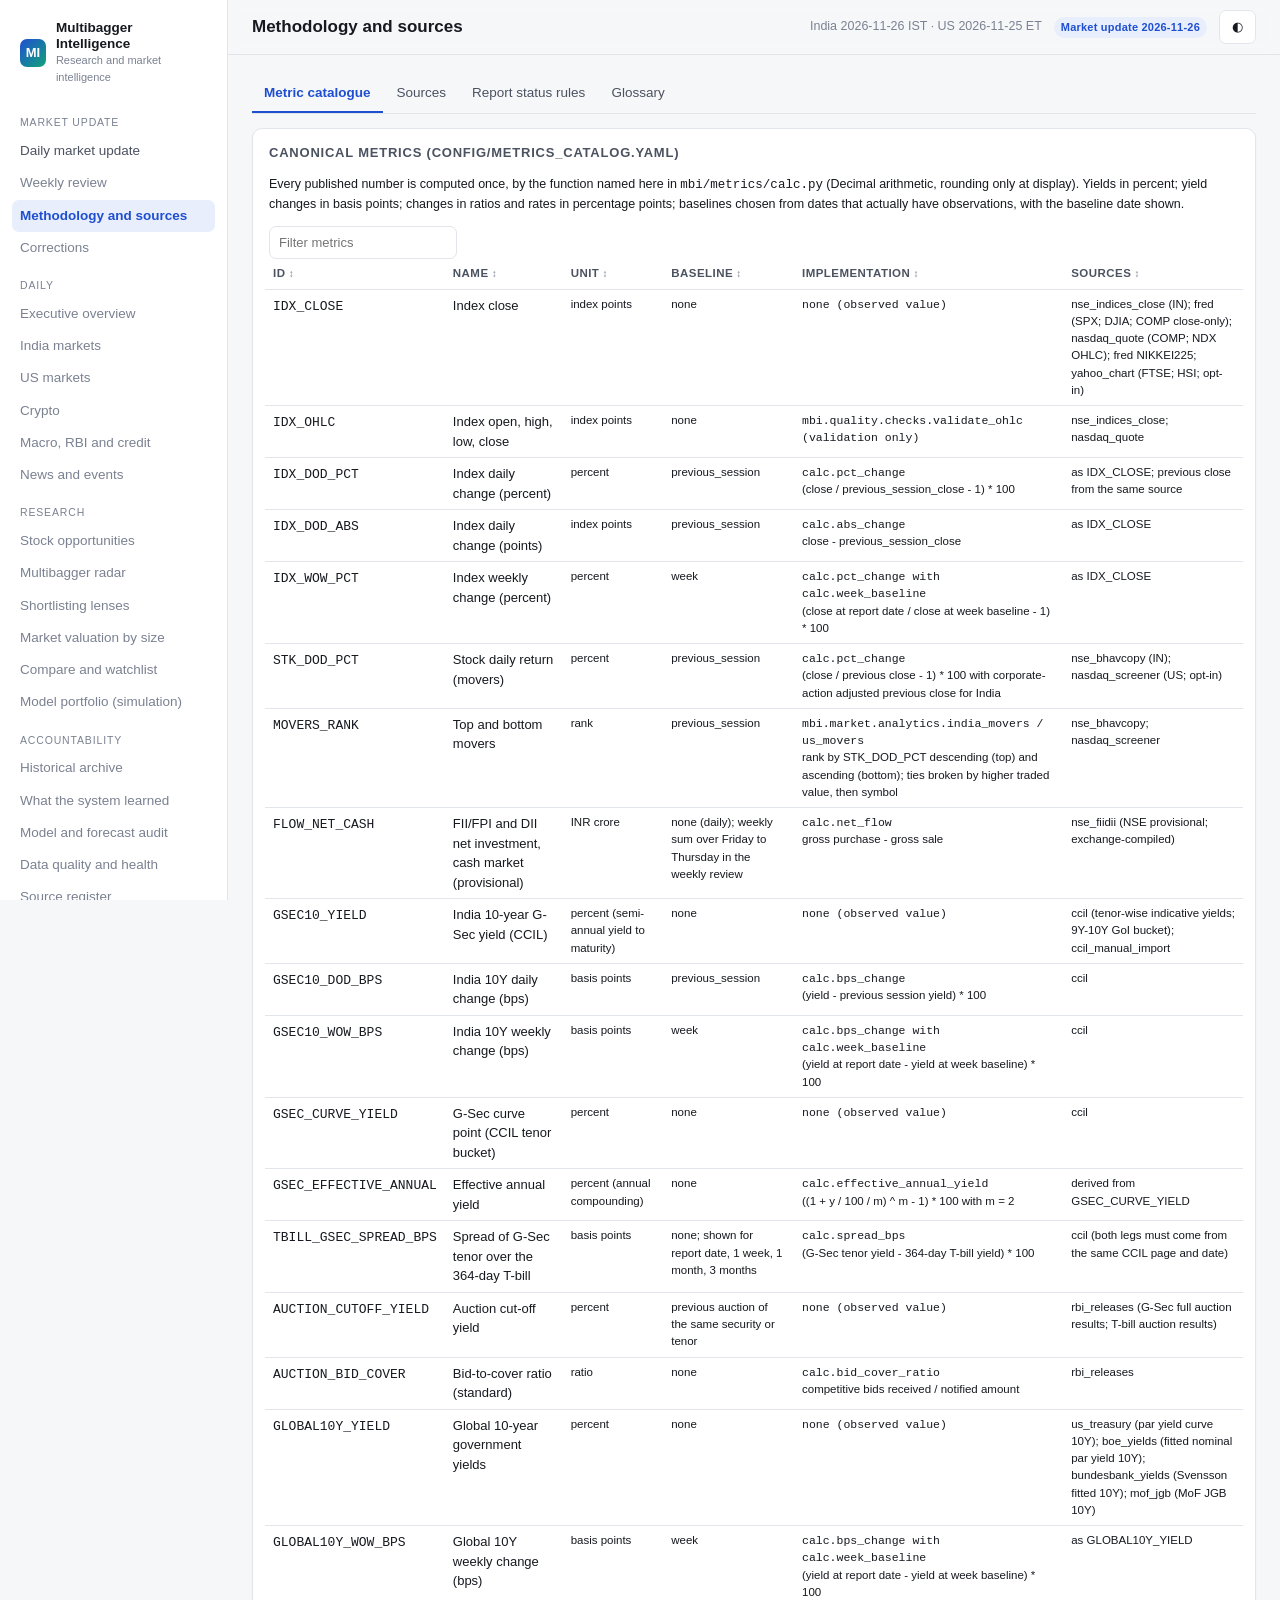
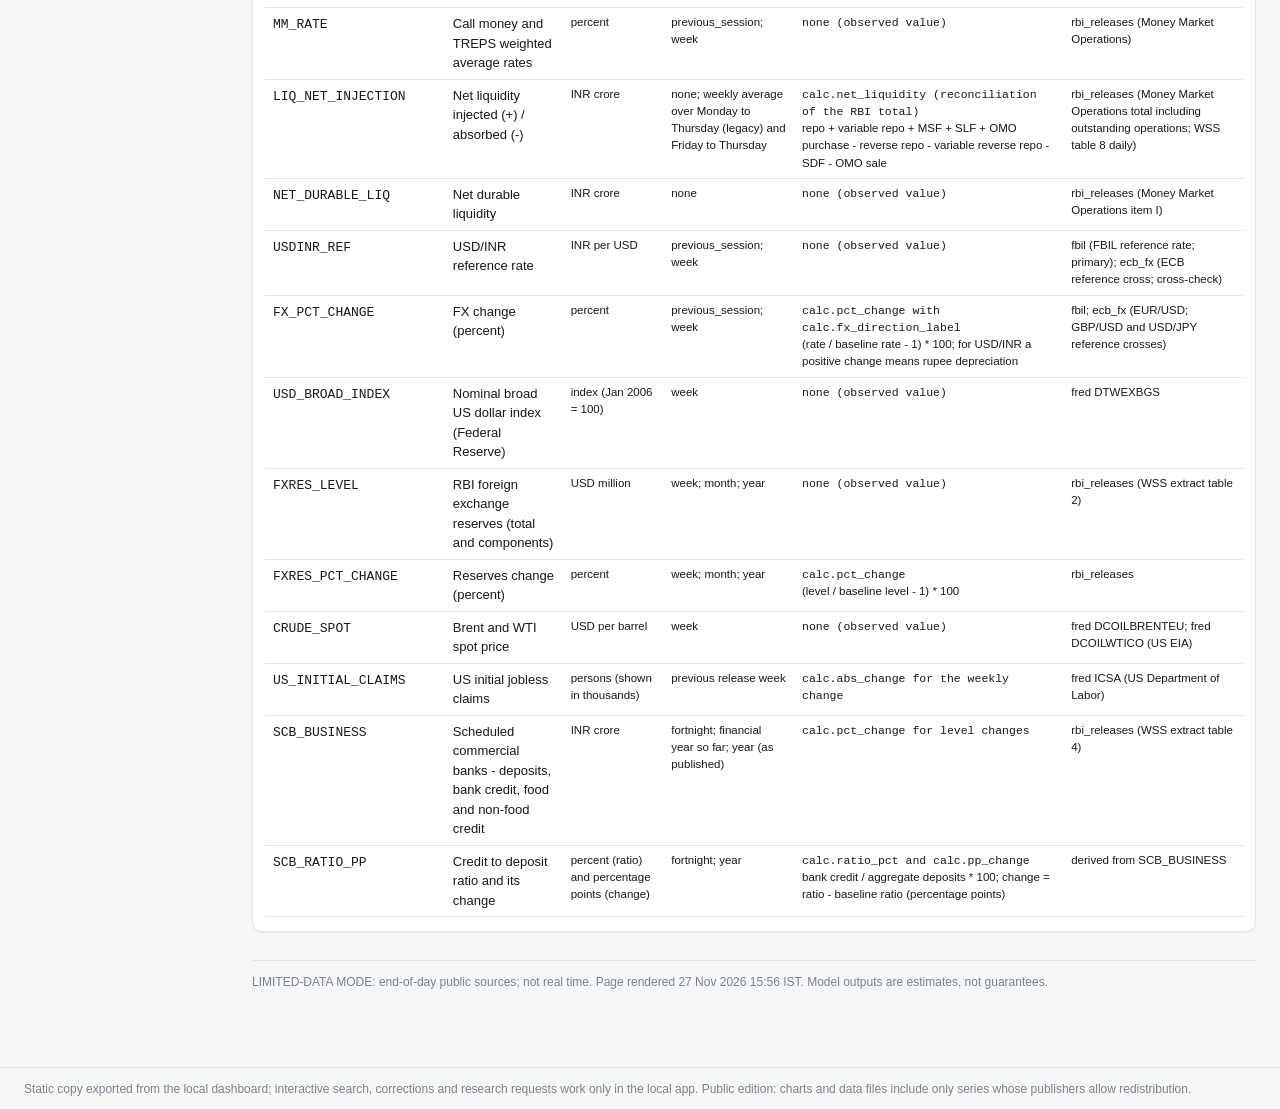
<file: methodology.html>
<!doctype html>
<html lang="en">
<head>
<meta charset="utf-8">
<meta name="viewport" content="width=device-width, initial-scale=1">
<title>Methodology and sources | Multibagger Intelligence</title>
<style>/* Multibagger Intelligence dashboard: calm, information-dense financial research design. */
:root {
  --bg: #f6f7f9;
  --surface: #ffffff;
  --surface-2: #f1f3f6;
  --border: #e2e5ea;
  --text: #16191f;
  --text-2: #4b5260;
  --text-3: #7a8191;
  --accent: #1f4fd1;
  --accent-soft: #e8eefc;
  --pos: #0f7a3d;
  --pos-soft: #e5f4ea;
  --neg: #b42318;
  --neg-soft: #fbe9e7;
  --caution: #a15c07;
  --caution-soft: #fdf1df;
  --unverified: #6a3fc1;
  --unverified-soft: #efe9fb;
  --neutral-soft: #eef0f3;
  --shadow: 0 1px 2px rgba(16, 24, 40, 0.05);
  --radius: 10px;
  --mono: ui-monospace, SFMono-Regular, Menlo, Consolas, monospace;
  --sans: -apple-system, BlinkMacSystemFont, "Segoe UI", Inter, Roboto, "Helvetica Neue", Arial, sans-serif;
}
@media (prefers-color-scheme: dark) {
  :root:not([data-theme="light"]) {
    --bg: #0f1216; --surface: #161a20; --surface-2: #1c2128; --border: #2a3039; --text: #e7eaee; --text-2: #b4bac4;
    --text-3: #8a919d; --accent: #7aa2ff; --accent-soft: #1d2840; --pos: #4cc285; --pos-soft: #12301f; --neg: #ff7b70;
    --neg-soft: #3a1714; --caution: #f0b35a; --caution-soft: #3a2a10; --unverified: #b598f5; --unverified-soft: #2a2040;
    --neutral-soft: #22272f; --shadow: none; color-scheme: dark;
  }
}
:root[data-theme="dark"] {
  color-scheme: dark;
  --bg: #0f1216; --surface: #161a20; --surface-2: #1c2128; --border: #2a3039; --text: #e7eaee; --text-2: #b4bac4;
  --text-3: #8a919d; --accent: #7aa2ff; --accent-soft: #1d2840; --pos: #4cc285; --pos-soft: #12301f; --neg: #ff7b70;
  --neg-soft: #3a1714; --caution: #f0b35a; --caution-soft: #3a2a10; --unverified: #b598f5; --unverified-soft: #2a2040;
  --neutral-soft: #22272f; --shadow: none;
}
* { box-sizing: border-box; }
html, body { margin: 0; padding: 0; }
body { background: var(--bg); color: var(--text); font: 14px/1.5 var(--sans); -webkit-font-smoothing: antialiased; }
a { color: var(--accent); text-decoration: none; }
a:hover { text-decoration: underline; }
.num, td.num, th.num { font-variant-numeric: tabular-nums; text-align: right; white-space: nowrap; }
.mono { font-family: var(--mono); font-size: 12.5px; }
.muted { color: var(--text-3); }
.small { font-size: 12.5px; }
.tiny { font-size: 11.5px; }

/* ---------------------------------------------------------------- layout */
.app { display: grid; grid-template-columns: 228px minmax(0, 1fr); min-height: 100vh; }
.sidebar { background: var(--surface); border-right: 1px solid var(--border); padding: 16px 12px; position: sticky; top: 0; height: 100vh; overflow-y: auto; }
.brand { display: flex; gap: 10px; align-items: center; padding: 4px 8px 16px; }
.brand-mark { width: 28px; height: 28px; border-radius: 7px; background: linear-gradient(135deg, var(--accent), #12a37a); display: grid; place-items: center; color: #fff; font-weight: 700; font-size: 13px; }
.brand-name { font-weight: 650; font-size: 13.5px; line-height: 1.2; }
.brand-sub { font-size: 11px; color: var(--text-3); }
.nav-group { margin: 14px 0 4px; padding: 0 8px; font-size: 10.5px; letter-spacing: .08em; text-transform: uppercase; color: var(--text-3); }
.nav a { display: flex; align-items: center; gap: 8px; padding: 6px 8px; border-radius: 7px; color: var(--text-2); font-size: 13.5px; }
.nav a:hover { background: var(--surface-2); text-decoration: none; color: var(--text); }
.nav a.active { background: var(--accent-soft); color: var(--accent); font-weight: 600; }
.main { min-width: 0; }
html { scroll-padding-top: 72px; }
.topbar { position: sticky; top: 0; z-index: 5; background: color-mix(in srgb, var(--bg) 88%, transparent); backdrop-filter: blur(6px); border-bottom: 1px solid var(--border); padding: 10px 24px; display: flex; gap: 12px; align-items: center; flex-wrap: wrap; }
.topbar h1 { font-size: 17px; margin: 0; font-weight: 650; flex: 1 1 auto; }
.topbar form { display: flex; gap: 6px; align-items: center; }
.content { padding: 20px 24px 48px; max-width: 1480px; }
.menu-btn { display: none; }

.grid { display: grid; gap: 16px; }
.g2 { grid-template-columns: repeat(2, minmax(0, 1fr)); }
.g3 { grid-template-columns: repeat(3, minmax(0, 1fr)); }
.g4 { grid-template-columns: repeat(4, minmax(0, 1fr)); }
.span2 { grid-column: span 2; }
.span3 { grid-column: span 3; }
.card { background: var(--surface); border: 1px solid var(--border); border-radius: var(--radius); box-shadow: var(--shadow); padding: 14px 16px; min-width: 0; }
.card h2 { font-size: 13px; text-transform: uppercase; letter-spacing: .06em; color: var(--text-2); margin: 0 0 10px; font-weight: 650; display: flex; align-items: center; gap: 8px; }
.card h3 { font-size: 14px; margin: 14px 0 6px; }
.card .meta { font-size: 11.5px; color: var(--text-3); margin-top: 8px; }
.section-title { font-size: 15px; font-weight: 650; margin: 26px 0 10px; }
.kpi { display: flex; flex-direction: column; gap: 2px; }
.kpi .label { font-size: 12px; color: var(--text-2); }
.kpi .value { font-size: 22px; font-weight: 650; font-variant-numeric: tabular-nums; }
.kpi .delta { font-size: 13px; font-variant-numeric: tabular-nums; }
.pos { color: var(--pos); }
.neg { color: var(--neg); }
.flat { color: var(--text-2); }

/* ---------------------------------------------------------------- badges and alerts */
.badge { display: inline-flex; align-items: center; gap: 4px; font-size: 11px; font-weight: 600; padding: 2px 7px; border-radius: 999px; background: var(--neutral-soft); color: var(--text-2); white-space: nowrap; letter-spacing: .02em; }
.badge.ok { background: var(--pos-soft); color: var(--pos); }
.badge.warn { background: var(--caution-soft); color: var(--caution); }
.badge.bad { background: var(--neg-soft); color: var(--neg); }
.badge.unv { background: var(--unverified-soft); color: var(--unverified); }
.badge.info { background: var(--accent-soft); color: var(--accent); }
.alert { border-radius: 8px; padding: 10px 12px; font-size: 13px; border: 1px solid var(--border); background: var(--surface-2); margin-bottom: 10px; }
.alert.warn { background: var(--caution-soft); border-color: color-mix(in srgb, var(--caution) 30%, transparent); }
.alert.bad { background: var(--neg-soft); border-color: color-mix(in srgb, var(--neg) 30%, transparent); }
.alert.info { background: var(--accent-soft); border-color: color-mix(in srgb, var(--accent) 25%, transparent); }
.alert.synthetic { background: repeating-linear-gradient(45deg, var(--caution-soft), var(--caution-soft) 10px, var(--surface) 10px, var(--surface) 20px); border: 2px dashed var(--caution); font-weight: 700; color: var(--caution); text-align: center; letter-spacing: .08em; }
.alert ul { margin: 6px 0 0 18px; padding: 0; }
.banner-history { background: var(--unverified-soft); color: var(--unverified); padding: 8px 24px; font-size: 13px; border-bottom: 1px solid var(--border); }

/* ---------------------------------------------------------------- tables */
.table-wrap { overflow-x: auto; margin: 0 -4px; }
table { width: 100%; border-collapse: collapse; font-size: 13px; }
th, td { padding: 6px 8px; border-bottom: 1px solid var(--border); text-align: left; vertical-align: top; }
th { font-size: 11.5px; font-weight: 600; color: var(--text-2); text-transform: uppercase; letter-spacing: .04em; background: var(--surface); position: sticky; top: 0; }
th.sortable { cursor: pointer; user-select: none; }
th.sortable::after { content: " \2195"; color: var(--text-3); font-size: 10px; }
th.sort-asc::after { content: " \2191"; color: var(--accent); }
th.sort-desc::after { content: " \2193"; color: var(--accent); }
tbody tr:hover { background: var(--surface-2); }
.filter-row { display: flex; gap: 8px; flex-wrap: wrap; align-items: center; margin-bottom: 10px; }
input[type=text], input[type=date], input[type=search], select, textarea { font: inherit; font-size: 13px; padding: 6px 9px; border: 1px solid var(--border); border-radius: 7px; background: var(--surface); color: var(--text); }
textarea { width: 100%; min-height: 80px; }
button, .btn { font: inherit; font-size: 13px; padding: 6px 12px; border-radius: 7px; border: 1px solid var(--border); background: var(--surface); color: var(--text); cursor: pointer; display: inline-flex; gap: 6px; align-items: center; }
button.primary, .btn.primary { background: var(--accent); border-color: var(--accent); color: #fff; }
button:hover, .btn:hover { filter: brightness(0.97); text-decoration: none; }

/* ---------------------------------------------------------------- misc components */
.tabs { display: flex; gap: 2px; border-bottom: 1px solid var(--border); margin-bottom: 14px; flex-wrap: wrap; }
.tabs a { padding: 8px 12px; color: var(--text-2); border-bottom: 2px solid transparent; font-size: 13.5px; }
.tabs a.active { color: var(--accent); border-bottom-color: var(--accent); font-weight: 600; }
.js .tabpanel { display: none; }
.js .tabpanel.active { display: block; }
.empty { padding: 18px; text-align: center; color: var(--text-3); border: 1px dashed var(--border); border-radius: 8px; font-size: 13px; }
.empty strong { display: block; color: var(--text-2); margin-bottom: 4px; }
.kv { display: grid; grid-template-columns: max-content 1fr; gap: 4px 14px; font-size: 13px; }
.kv dt { color: var(--text-3); }
.kv dd { margin: 0; font-variant-numeric: tabular-nums; }
.bar { height: 8px; border-radius: 4px; background: var(--neutral-soft); position: relative; overflow: hidden; }
.bar > span { position: absolute; top: 0; bottom: 0; }
.hbar-row { display: grid; grid-template-columns: 170px 1fr 64px; gap: 8px; align-items: center; font-size: 12.5px; padding: 2px 0; }
.hbar { height: 10px; position: relative; background: transparent; }
.hbar .mid { position: absolute; left: 50%; top: -3px; bottom: -3px; border-left: 1px solid var(--border); }
.hbar .fill { position: absolute; top: 0; bottom: 0; border-radius: 3px; }
.story { padding: 10px 0; border-bottom: 1px solid var(--border); }
.story:last-child { border-bottom: 0; }
.story .head { font-weight: 600; font-size: 13.5px; }
.story .sub { font-size: 12px; color: var(--text-3); margin: 3px 0; display: flex; gap: 6px; flex-wrap: wrap; align-items: center; }
.story p { margin: 4px 0; font-size: 13px; color: var(--text-2); }
.chart { width: 100%; height: 360px; }
.chart.short { height: 240px; }
.chart.tiny { height: 140px; }
.legend { font-size: 11.5px; color: var(--text-3); display: flex; gap: 12px; flex-wrap: wrap; margin-top: 6px; }
.legend i { display: inline-block; width: 10px; height: 3px; margin-right: 4px; vertical-align: middle; }
.zone-list li { margin-bottom: 4px; }
details { margin: 6px 0; }
details summary { cursor: pointer; color: var(--text-2); font-size: 13px; }
.pill-list { display: flex; gap: 6px; flex-wrap: wrap; }
.calendar { display: grid; grid-template-columns: repeat(7, 1fr); gap: 4px; }
.calendar .day { padding: 6px; border-radius: 6px; text-align: center; font-size: 12px; border: 1px solid var(--border); background: var(--surface); }
.calendar .day.has { background: var(--accent-soft); border-color: var(--accent); }
.calendar .day.partial { background: var(--caution-soft); border-color: var(--caution); }
.calendar .dow { font-size: 10.5px; text-align: center; color: var(--text-3); text-transform: uppercase; }
.memo-section { margin-bottom: 14px; }
.memo-section h4 { margin: 0 0 4px; font-size: 13px; color: var(--text-2); }
pre.json { background: var(--surface-2); padding: 10px; border-radius: 8px; overflow: auto; font-size: 12px; max-height: 420px; }
.footer-note { margin-top: 28px; font-size: 12px; color: var(--text-3); border-top: 1px solid var(--border); padding-top: 12px; }

@media (max-width: 1100px) {
  .g4 { grid-template-columns: repeat(2, minmax(0, 1fr)); }
  .g3 { grid-template-columns: repeat(2, minmax(0, 1fr)); }
}
@media (max-width: 820px) {
  .app { grid-template-columns: 1fr; }
  .sidebar { position: fixed; left: -260px; width: 240px; z-index: 20; transition: left .2s; box-shadow: 0 0 30px rgba(0,0,0,.2); }
  .sidebar.open { left: 0; }
  .menu-btn { display: inline-flex; }
  .g2, .g3, .g4 { grid-template-columns: 1fr; }
  .span2, .span3 { grid-column: auto; }
  .content { padding: 14px 16px 40px; }
  .topbar { padding: 10px 16px; }
  .hbar-row { grid-template-columns: 120px 1fr 56px; }
}

/* ---------------------------------------------------------------- market update */
.update-nav { margin-bottom: 14px; }
.weekstrip { display: grid; grid-template-columns: repeat(5, minmax(0, 1fr)); gap: 8px; margin-top: 10px; }
.weekstrip .day { border: 1px solid var(--border); border-radius: 8px; padding: 6px 8px; color: var(--text); display: flex; flex-direction: column; gap: 3px; min-width: 0; }
.weekstrip .day:hover { text-decoration: none; background: var(--surface-2); }
.weekstrip .day.selected { border-color: var(--accent); box-shadow: inset 0 0 0 1px var(--accent); }
.status-banner ul { margin: 4px 0 0 18px; }
ul.claims { list-style: none; margin: 0; padding: 0; display: flex; flex-direction: column; gap: 8px; }
li.claim { line-height: 1.45; }
details.evidence { margin-top: 3px; }
details.evidence summary { cursor: pointer; color: var(--text-3); }
table.mini { width: 100%; font-size: 12px; margin-top: 6px; }
table.mini th, table.mini td { padding: 3px 6px; }
svg.curve { width: 100%; height: auto; max-height: 240px; }
form.stack { display: flex; flex-direction: column; gap: 6px; }
form.stack input, form.stack select, form.stack textarea { width: 100%; }
@media (max-width: 760px) { .weekstrip { grid-template-columns: repeat(2, minmax(0, 1fr)); } }

/* ---------------------------------------------------------------- info buttons, briefs, charts */
.info-btn { position: relative; display: inline-flex; align-items: center; justify-content: center; width: 15px; height: 15px; border-radius: 50%;
  border: 1px solid var(--text-3); color: var(--text-2); font: italic 600 10px/1 Georgia, serif; cursor: help; margin-left: 4px; vertical-align: 1px; }
.info-btn .tip { display: none; position: absolute; z-index: 40; left: 50%; top: 20px; transform: translateX(-50%); width: 300px; max-width: 80vw;
  background: var(--surface); color: var(--text); border: 1px solid var(--border); border-radius: 8px; box-shadow: var(--shadow); padding: 10px 12px;
  font: normal 400 12.5px/1.45 system-ui, sans-serif; text-transform: none; letter-spacing: 0; text-align: left; }
.info-btn .tip strong { display: block; margin-bottom: 4px; font-size: 13px; }
.info-btn .tip .tip-row { display: block; margin-bottom: 4px; }
.info-btn .tip a { font-size: 12px; }
.info-btn:hover .tip, .info-btn:focus .tip, .info-btn:focus-within .tip { display: block; }
.kpis { display: grid; grid-template-columns: repeat(auto-fill, minmax(190px, 1fr)); gap: 12px; }
.kpi-tile { background: var(--surface); border: 1px solid var(--border); border-radius: var(--radius); padding: 12px 14px; display: flex; flex-direction: column; gap: 3px; min-width: 0; }
.kpi-tile .label { font-size: 12px; color: var(--text-2); display: flex; align-items: center; }
.kpi-tile .value { font-size: 21px; font-weight: 650; font-variant-numeric: tabular-nums; }
.kpi-tile .delta { font-size: 12.5px; font-variant-numeric: tabular-nums; }
.kpi-tile .src { font-size: 11px; color: var(--text-3); }
.kpi-tile svg.spark { margin-top: 4px; }
.brief-head { display: flex; flex-wrap: wrap; gap: 10px 18px; align-items: baseline; margin-bottom: 12px; }
.brief-head h2 { margin: 0; font-size: 20px; }
.brief-head .meta { color: var(--text-3); font-size: 12.5px; }
.why h3 { margin: 12px 0 6px; font-size: 14px; display: flex; align-items: center; gap: 6px; }
.why ul { margin: 0; padding-left: 18px; }
.why li { margin: 4px 0; line-height: 1.5; }
.cite { font-size: 11px; color: var(--text-3); white-space: nowrap; }
.cite a { color: var(--text-3); }
.factor { display: grid; grid-template-columns: 1.6fr 1fr repeat(3, 0.8fr); gap: 6px; align-items: center; padding: 6px 0; border-bottom: 1px solid var(--border); font-size: 13px; }
.factor .eff { font-size: 11.5px; font-weight: 600; text-align: center; border-radius: 999px; padding: 2px 6px; }
.eff.supportive { background: var(--pos-soft); color: var(--pos); }
.eff.headwind { background: var(--neg-soft); color: var(--neg); }
.eff.neutral { background: var(--neutral-soft); color: var(--text-3); }
.newsitem { padding: 8px 0; border-bottom: 1px solid var(--border); }
.newsitem .t { font-weight: 600; font-size: 13.5px; }
.newsitem .s { font-size: 13px; color: var(--text-2); margin-top: 2px; }
.newsitem .m { font-size: 11.5px; color: var(--text-3); margin-top: 2px; }
.chart-grid { display: grid; grid-template-columns: repeat(auto-fill, minmax(420px, 1fr)); gap: 16px; }
.chart-card .chart { height: 260px; }
.chart-card h2 { justify-content: space-between; }
.range-btns { display: inline-flex; gap: 2px; }
.range-btns button { font-size: 11px; padding: 2px 7px; border: 1px solid var(--border); background: var(--surface); color: var(--text-2); border-radius: 6px; cursor: pointer; }
.range-btns button.active { background: var(--accent-soft); color: var(--accent); border-color: var(--accent); }
.chart-last { font-size: 11.5px; color: var(--text-3); margin-top: 6px; }
.data-notes-link { font-size: 12px; color: var(--text-3); }
@media (max-width: 760px) { .chart-grid { grid-template-columns: 1fr; } .factor { grid-template-columns: 1.4fr 1fr repeat(3, 0.9fr); font-size: 12px; } .kpis { grid-template-columns: repeat(2, minmax(0, 1fr)); } }
</style>
<script>try{var t=localStorage.getItem("mbi-theme");if(t)document.documentElement.setAttribute("data-theme",t);}catch(e){}</script>
<style>a[data-offline]{color:var(--text-3);text-decoration:none;cursor:default}</style><style>.tabradio{position:absolute;opacity:0;width:1px;height:1px;pointer-events:none}.tabs-css label{padding:8px 12px;color:var(--text-2);border-bottom:2px solid transparent;font-size:13.5px;cursor:pointer;user-select:none}label.tablink{color:var(--accent);cursor:pointer;text-decoration:underline}.tabpanel{display:none!important}#tab-metrics:checked~#metrics,#tab-sources:checked~#sources,#tab-status:checked~#status,#tab-glossary:checked~#glossary{display:block!important}#tab-metrics:checked~.tabs-css label[for="tab-metrics"],#tab-sources:checked~.tabs-css label[for="tab-sources"],#tab-status:checked~.tabs-css label[for="tab-status"],#tab-glossary:checked~.tabs-css label[for="tab-glossary"]{color:var(--accent);border-bottom-color:var(--accent);font-weight:600}</style></head>
<body>
<div class="app">
  <aside class="sidebar">
    <div class="brand">
      <div class="brand-mark">MI</div>
      <div><div class="brand-name">Multibagger Intelligence</div><div class="brand-sub">Research and market intelligence</div></div>
    </div>
    <nav class="nav">
      <div class="nav-group">Market update</div>
      <a href="public_2026-11-26.html" class="">Daily market update</a>
      <a data-offline="1" aria-disabled="true" title="Opens only in the local dashboard app" class="">Weekly review</a>
      <a href="methodology.html" class="active">Methodology and sources</a>
      <a data-offline="1" aria-disabled="true" title="Opens only in the local dashboard app" class="">Corrections</a>
      <div class="nav-group">Daily</div>
      <a data-offline="1" aria-disabled="true" title="Opens only in the local dashboard app" class="">Executive overview</a>
      <a data-offline="1" aria-disabled="true" title="Opens only in the local dashboard app" class="">India markets</a>
      <a data-offline="1" aria-disabled="true" title="Opens only in the local dashboard app" class="">US markets</a>
      <a data-offline="1" aria-disabled="true" title="Opens only in the local dashboard app" class="">Crypto</a>
      <a data-offline="1" aria-disabled="true" title="Opens only in the local dashboard app" class="">Macro, RBI and credit</a>
      <a data-offline="1" aria-disabled="true" title="Opens only in the local dashboard app" class="">News and events</a>
      <div class="nav-group">Research</div>
      <a data-offline="1" aria-disabled="true" title="Opens only in the local dashboard app" class="">Stock opportunities</a>
      <a data-offline="1" aria-disabled="true" title="Opens only in the local dashboard app" class="">Multibagger radar</a>
      <a data-offline="1" aria-disabled="true" title="Opens only in the local dashboard app" class="">Shortlisting lenses</a>
      <a data-offline="1" aria-disabled="true" title="Opens only in the local dashboard app" class="">Market valuation by size</a>
      <a data-offline="1" aria-disabled="true" title="Opens only in the local dashboard app" class="">Compare and watchlist</a>
      <a data-offline="1" aria-disabled="true" title="Opens only in the local dashboard app" class="">Model portfolio (simulation)</a>
      <div class="nav-group">Accountability</div>
      <a data-offline="1" aria-disabled="true" title="Opens only in the local dashboard app" class="">Historical archive</a>
      <a data-offline="1" aria-disabled="true" title="Opens only in the local dashboard app" class="">What the system learned</a>
      <a data-offline="1" aria-disabled="true" title="Opens only in the local dashboard app" class="">Model and forecast audit</a>
      <a data-offline="1" aria-disabled="true" title="Opens only in the local dashboard app" class="">Data quality and health</a>
      <a data-offline="1" aria-disabled="true" title="Opens only in the local dashboard app" class="">Source register</a>
    </nav>
    <div class="footer-note">Research and monitoring only. Not investment advice. No orders are placed.</div>
  </aside>
  <div class="main">
    <header class="topbar">
      <button class="menu-btn" aria-label="Open navigation">&#9776;</button>
      <h1>Methodology and sources</h1>
      
      <span class="small muted">India 2026-11-26 IST &middot; US 2026-11-25 ET</span>
      
      <a data-offline="1" aria-disabled="true" title="Opens only in the local dashboard app"><span class="badge info">Market update 2026-11-26</span></a>

      <button id="theme-toggle" title="Toggle light or dark theme" aria-label="Toggle theme">&#9680;</button>
    </header>
    
    <main class="content">
      
      
<input type="radio" name="mbi-tabs" id="tab-metrics" class="tabradio" aria-label="Metric catalogue" checked><input type="radio" name="mbi-tabs" id="tab-sources" class="tabradio" aria-label="Sources"><input type="radio" name="mbi-tabs" id="tab-status" class="tabradio" aria-label="Report status rules"><input type="radio" name="mbi-tabs" id="tab-glossary" class="tabradio" aria-label="Glossary"><div class="tabs tabs-css"><label for="tab-metrics">Metric catalogue</label><label for="tab-sources">Sources</label><label for="tab-status">Report status rules</label><label for="tab-glossary">Glossary</label></div>


<section id="metrics" class="tabpanel">
  <div class="card"><h2>Canonical metrics (config/metrics_catalog.yaml)</h2>
  <p class="small">Every published number is computed once, by the function named here in <code>mbi/metrics/calc.py</code> (Decimal arithmetic, rounding only at display). Yields in percent; yield changes in basis points; changes in ratios and rates in percentage points; baselines chosen from dates that actually have observations, with the baseline date shown.</p>
  <input type="search" data-filter-for="mtab" placeholder="Filter metrics" aria-label="Filter metrics">
  <div class="table-wrap"><table id="mtab" class="sortable"><thead><tr><th>ID</th><th>Name</th><th>Unit</th><th>Baseline</th><th>Implementation</th><th>Sources</th></tr></thead><tbody>
  <tr id="idx_close"><td><code>IDX_CLOSE</code></td><td>Index close</td><td class="tiny">index points</td><td class="tiny">none</td>
    <td class="tiny"><code>none (observed value)</code></td><td class="tiny">nse_indices_close (IN); fred (SPX; DJIA; COMP close-only); nasdaq_quote (COMP; NDX OHLC); fred NIKKEI225; yahoo_chart (FTSE; HSI; opt-in)</td></tr><tr id="idx_ohlc"><td><code>IDX_OHLC</code></td><td>Index open, high, low, close</td><td class="tiny">index points</td><td class="tiny">none</td>
    <td class="tiny"><code>mbi.quality.checks.validate_ohlc (validation only)</code></td><td class="tiny">nse_indices_close; nasdaq_quote</td></tr><tr id="idx_dod_pct"><td><code>IDX_DOD_PCT</code></td><td>Index daily change (percent)</td><td class="tiny">percent</td><td class="tiny">previous_session</td>
    <td class="tiny"><code>calc.pct_change</code><div>(close / previous_session_close - 1) * 100</div></td><td class="tiny">as IDX_CLOSE; previous close from the same source</td></tr><tr id="idx_dod_abs"><td><code>IDX_DOD_ABS</code></td><td>Index daily change (points)</td><td class="tiny">index points</td><td class="tiny">previous_session</td>
    <td class="tiny"><code>calc.abs_change</code><div>close - previous_session_close</div></td><td class="tiny">as IDX_CLOSE</td></tr><tr id="idx_wow_pct"><td><code>IDX_WOW_PCT</code></td><td>Index weekly change (percent)</td><td class="tiny">percent</td><td class="tiny">week</td>
    <td class="tiny"><code>calc.pct_change with calc.week_baseline</code><div>(close at report date / close at week baseline - 1) * 100</div></td><td class="tiny">as IDX_CLOSE</td></tr><tr id="stk_dod_pct"><td><code>STK_DOD_PCT</code></td><td>Stock daily return (movers)</td><td class="tiny">percent</td><td class="tiny">previous_session</td>
    <td class="tiny"><code>calc.pct_change</code><div>(close / previous close - 1) * 100 with corporate-action adjusted previous close for India</div></td><td class="tiny">nse_bhavcopy (IN); nasdaq_screener (US; opt-in)</td></tr><tr id="movers_rank"><td><code>MOVERS_RANK</code></td><td>Top and bottom movers</td><td class="tiny">rank</td><td class="tiny">previous_session</td>
    <td class="tiny"><code>mbi.market.analytics.india_movers / us_movers</code><div>rank by STK_DOD_PCT descending (top) and ascending (bottom); ties broken by higher traded value, then symbol</div></td><td class="tiny">nse_bhavcopy; nasdaq_screener</td></tr><tr id="flow_net_cash"><td><code>FLOW_NET_CASH</code></td><td>FII/FPI and DII net investment, cash market (provisional)</td><td class="tiny">INR crore</td><td class="tiny">none (daily); weekly sum over Friday to Thursday in the weekly review</td>
    <td class="tiny"><code>calc.net_flow</code><div>gross purchase - gross sale</div></td><td class="tiny">nse_fiidii (NSE provisional; exchange-compiled)</td></tr><tr id="gsec10_yield"><td><code>GSEC10_YIELD</code></td><td>India 10-year G-Sec yield (CCIL)</td><td class="tiny">percent (semi-annual yield to maturity)</td><td class="tiny">none</td>
    <td class="tiny"><code>none (observed value)</code></td><td class="tiny">ccil (tenor-wise indicative yields; 9Y-10Y GoI bucket); ccil_manual_import</td></tr><tr id="gsec10_dod_bps"><td><code>GSEC10_DOD_BPS</code></td><td>India 10Y daily change (bps)</td><td class="tiny">basis points</td><td class="tiny">previous_session</td>
    <td class="tiny"><code>calc.bps_change</code><div>(yield - previous session yield) * 100</div></td><td class="tiny">ccil</td></tr><tr id="gsec10_wow_bps"><td><code>GSEC10_WOW_BPS</code></td><td>India 10Y weekly change (bps)</td><td class="tiny">basis points</td><td class="tiny">week</td>
    <td class="tiny"><code>calc.bps_change with calc.week_baseline</code><div>(yield at report date - yield at week baseline) * 100</div></td><td class="tiny">ccil</td></tr><tr id="gsec_curve_yield"><td><code>GSEC_CURVE_YIELD</code></td><td>G-Sec curve point (CCIL tenor bucket)</td><td class="tiny">percent</td><td class="tiny">none</td>
    <td class="tiny"><code>none (observed value)</code></td><td class="tiny">ccil</td></tr><tr id="gsec_effective_annual"><td><code>GSEC_EFFECTIVE_ANNUAL</code></td><td>Effective annual yield</td><td class="tiny">percent (annual compounding)</td><td class="tiny">none</td>
    <td class="tiny"><code>calc.effective_annual_yield</code><div>((1 + y / 100 / m) ^ m - 1) * 100 with m = 2</div></td><td class="tiny">derived from GSEC_CURVE_YIELD</td></tr><tr id="tbill_gsec_spread_bps"><td><code>TBILL_GSEC_SPREAD_BPS</code></td><td>Spread of G-Sec tenor over the 364-day T-bill</td><td class="tiny">basis points</td><td class="tiny">none; shown for report date, 1 week, 1 month, 3 months</td>
    <td class="tiny"><code>calc.spread_bps</code><div>(G-Sec tenor yield - 364-day T-bill yield) * 100</div></td><td class="tiny">ccil (both legs must come from the same CCIL page and date)</td></tr><tr id="auction_cutoff_yield"><td><code>AUCTION_CUTOFF_YIELD</code></td><td>Auction cut-off yield</td><td class="tiny">percent</td><td class="tiny">previous auction of the same security or tenor</td>
    <td class="tiny"><code>none (observed value)</code></td><td class="tiny">rbi_releases (G-Sec full auction results; T-bill auction results)</td></tr><tr id="auction_bid_cover"><td><code>AUCTION_BID_COVER</code></td><td>Bid-to-cover ratio (standard)</td><td class="tiny">ratio</td><td class="tiny">none</td>
    <td class="tiny"><code>calc.bid_cover_ratio</code><div>competitive bids received / notified amount</div></td><td class="tiny">rbi_releases</td></tr><tr id="global10y_yield"><td><code>GLOBAL10Y_YIELD</code></td><td>Global 10-year government yields</td><td class="tiny">percent</td><td class="tiny">none</td>
    <td class="tiny"><code>none (observed value)</code></td><td class="tiny">us_treasury (par yield curve 10Y); boe_yields (fitted nominal par yield 10Y); bundesbank_yields (Svensson fitted 10Y); mof_jgb (MoF JGB 10Y)</td></tr><tr id="global10y_wow_bps"><td><code>GLOBAL10Y_WOW_BPS</code></td><td>Global 10Y weekly change (bps)</td><td class="tiny">basis points</td><td class="tiny">week</td>
    <td class="tiny"><code>calc.bps_change with calc.week_baseline</code><div>(yield at report date - yield at week baseline) * 100</div></td><td class="tiny">as GLOBAL10Y_YIELD</td></tr><tr id="mm_rate"><td><code>MM_RATE</code></td><td>Call money and TREPS weighted average rates</td><td class="tiny">percent</td><td class="tiny">previous_session; week</td>
    <td class="tiny"><code>none (observed value)</code></td><td class="tiny">rbi_releases (Money Market Operations)</td></tr><tr id="liq_net_injection"><td><code>LIQ_NET_INJECTION</code></td><td>Net liquidity injected (+) / absorbed (-)</td><td class="tiny">INR crore</td><td class="tiny">none; weekly average over Monday to Thursday (legacy) and Friday to Thursday</td>
    <td class="tiny"><code>calc.net_liquidity (reconciliation of the RBI total)</code><div>repo + variable repo + MSF + SLF + OMO purchase - reverse repo - variable reverse repo - SDF - OMO sale</div></td><td class="tiny">rbi_releases (Money Market Operations total including outstanding operations; WSS table 8 daily)</td></tr><tr id="net_durable_liq"><td><code>NET_DURABLE_LIQ</code></td><td>Net durable liquidity</td><td class="tiny">INR crore</td><td class="tiny">none</td>
    <td class="tiny"><code>none (observed value)</code></td><td class="tiny">rbi_releases (Money Market Operations item I)</td></tr><tr id="usdinr_ref"><td><code>USDINR_REF</code></td><td>USD/INR reference rate</td><td class="tiny">INR per USD</td><td class="tiny">previous_session; week</td>
    <td class="tiny"><code>none (observed value)</code></td><td class="tiny">fbil (FBIL reference rate; primary); ecb_fx (ECB reference cross; cross-check)</td></tr><tr id="fx_pct_change"><td><code>FX_PCT_CHANGE</code></td><td>FX change (percent)</td><td class="tiny">percent</td><td class="tiny">previous_session; week</td>
    <td class="tiny"><code>calc.pct_change with calc.fx_direction_label</code><div>(rate / baseline rate - 1) * 100; for USD/INR a positive change means rupee depreciation</div></td><td class="tiny">fbil; ecb_fx (EUR/USD; GBP/USD and USD/JPY reference crosses)</td></tr><tr id="usd_broad_index"><td><code>USD_BROAD_INDEX</code></td><td>Nominal broad US dollar index (Federal Reserve)</td><td class="tiny">index (Jan 2006 = 100)</td><td class="tiny">week</td>
    <td class="tiny"><code>none (observed value)</code></td><td class="tiny">fred DTWEXBGS</td></tr><tr id="fxres_level"><td><code>FXRES_LEVEL</code></td><td>RBI foreign exchange reserves (total and components)</td><td class="tiny">USD million</td><td class="tiny">week; month; year</td>
    <td class="tiny"><code>none (observed value)</code></td><td class="tiny">rbi_releases (WSS extract table 2)</td></tr><tr id="fxres_pct_change"><td><code>FXRES_PCT_CHANGE</code></td><td>Reserves change (percent)</td><td class="tiny">percent</td><td class="tiny">week; month; year</td>
    <td class="tiny"><code>calc.pct_change</code><div>(level / baseline level - 1) * 100</div></td><td class="tiny">rbi_releases</td></tr><tr id="crude_spot"><td><code>CRUDE_SPOT</code></td><td>Brent and WTI spot price</td><td class="tiny">USD per barrel</td><td class="tiny">week</td>
    <td class="tiny"><code>none (observed value)</code></td><td class="tiny">fred DCOILBRENTEU; fred DCOILWTICO (US EIA)</td></tr><tr id="us_initial_claims"><td><code>US_INITIAL_CLAIMS</code></td><td>US initial jobless claims</td><td class="tiny">persons (shown in thousands)</td><td class="tiny">previous release week</td>
    <td class="tiny"><code>calc.abs_change for the weekly change</code></td><td class="tiny">fred ICSA (US Department of Labor)</td></tr><tr id="scb_business"><td><code>SCB_BUSINESS</code></td><td>Scheduled commercial banks - deposits, bank credit, food and non-food credit</td><td class="tiny">INR crore</td><td class="tiny">fortnight; financial year so far; year (as published)</td>
    <td class="tiny"><code>calc.pct_change for level changes</code></td><td class="tiny">rbi_releases (WSS extract table 4)</td></tr><tr id="scb_ratio_pp"><td><code>SCB_RATIO_PP</code></td><td>Credit to deposit ratio and its change</td><td class="tiny">percent (ratio) and percentage points (change)</td><td class="tiny">fortnight; year</td>
    <td class="tiny"><code>calc.ratio_pct and calc.pp_change</code><div>bank credit / aggregate deposits * 100; change = ratio - baseline ratio (percentage points)</div></td><td class="tiny">derived from SCB_BUSINESS</td></tr>
  </tbody></table></div></div>
</section>


<section id="sources" class="tabpanel">
  <div class="card"><h2>Sources on the public pages</h2>
  <ul class="small">
    <li>Charts and data files use only series whose publishers allow redistribution: US Treasury, Bank of England, Deutsche Bundesbank, Japan Ministry of Finance, ECB reference rates, EIA crude spot prices (via FRED) and RBI money market, liquidity and reserves releases.</li>
    <li>Index levels, exchange statistics and benchmark rates (NSE, BSE, CCIL, FBIL and index providers) are not reproduced as tables, charts or files. The written analysis quotes single closing values, with the source named in brackets after each sentence.</li>
    <li>News summaries are our own one or two sentences, each linking to the publisher's article.</li>
  </ul></div>
</section>


<section id="status" class="tabpanel">
  <div class="card"><h2>Report status</h2>
  <ul class="small">
    <li><strong>Verified</strong>: every critical gate passed (India index close and OHLC, change versus provider, US index close, CCIL 10-year, USD/INR reference for the session, narrative audit, independent recompute, text lint).</li>
    <li><strong>Partial</strong>: useful content exists but at least one critical gate failed; the failures are listed at the top of the report.</li>
    <li><strong>Failed</strong>: neither the India index close nor the CCIL yield is available, so a summary would mislead and is withheld.</li>
    <li><strong>Stale</strong>: an observation older than the session it is reported for; always labelled with its own date.</li>
    <li><strong>Not applicable</strong>: market closed (holiday shown) or the provider does not publish the field.</li>
  </ul>
  <p class="small">Narrative audit per sentence: evidence present, numbers match the stored values, causal wording only in hedged interpretations, no overstated certainty, direction words match the computed sign, news published after a close is never used to explain that session, older observations labelled with their date, no en or em dashes. Failing sentences are withheld and listed in Data quality.</p></div>
</section>



<section id="glossary" class="tabpanel">
  <div class="card"><h2>Glossary</h2>
  <p class="small">Every (i) button on the dashboard links here. Definitions come from <code>config/glossary.yaml</code>.</p>
  <div id="glossary-nifty50" class="memo-section"><h4>Nifty 50</h4>
    <div class="small"><b>What it is:</b> India&#39;s benchmark index of 50 large, liquid NSE-listed companies, weighted by free-float market value.</div>
    <div class="small"><b>How it is measured:</b> Level as published by NSE Indices in the daily index close file; daily change is close versus the previous session&#39;s close.</div>
    <div class="small"><b>Why it matters:</b> The quickest read on Indian equity sentiment and on the value of listed holdings, ESOPs and fundraising conditions.</div></div>
  <div id="glossary-sensex" class="memo-section"><h4>BSE Sensex</h4>
    <div class="small"><b>What it is:</b> BSE&#39;s index of 30 large Indian companies.</div>
    <div class="small"><b>How it is measured:</b> Close as displayed by Google Finance (BSE does not allow automated access); close only, no intraday range.</div>
    <div class="small"><b>Why it matters:</b> The index most often quoted in Indian media; moves closely with the Nifty 50.</div></div>
  <div id="glossary-niftybank" class="memo-section"><h4>Nifty Bank</h4>
    <div class="small"><b>What it is:</b> Index of the most liquid Indian bank stocks.</div>
    <div class="small"><b>How it is measured:</b> NSE Indices daily close file.</div>
    <div class="small"><b>Why it matters:</b> Banks are sensitive to interest rates, credit growth and liquidity, so this index reflects the rate cycle.</div></div>
  <div id="glossary-midsmall" class="memo-section"><h4>Midcap and smallcap indices</h4>
    <div class="small"><b>What it is:</b> Nifty Midcap 100 and Nifty Smallcap 100, the next tiers of companies by size.</div>
    <div class="small"><b>How it is measured:</b> NSE Indices daily close file.</div>
    <div class="small"><b>Why it matters:</b> Their moves relative to the Nifty 50 show whether risk appetite is broad or concentrated in large caps.</div></div>
  <div id="glossary-us_indices" class="memo-section"><h4>US and global equity indices</h4>
    <div class="small"><b>What it is:</b> S&amp;P 500 (500 large US companies), Nasdaq Composite (technology-heavy), Dow Jones (30 blue chips), and major Asian and European indices.</div>
    <div class="small"><b>How it is measured:</b> US closes from FRED and Nasdaq; other markets from Google Finance closes. The US session shown is the latest one completed before the report.</div>
    <div class="small"><b>Why it matters:</b> Overnight US moves and same-day Asian moves set the tone for Indian trading and foreign flows.</div></div>
  <div id="glossary-indiavix" class="memo-section"><h4>India VIX</h4>
    <div class="small"><b>What it is:</b> Expected Nifty volatility over the next 30 days, derived from option prices (the &#39;fear gauge&#39;).</div>
    <div class="small"><b>How it is measured:</b> Published by NSE; higher means more uncertainty priced in.</div>
    <div class="small"><b>Why it matters:</b> Rising VIX usually accompanies falling markets and higher hedging costs.</div></div>
  <div id="glossary-breadth" class="memo-section"><h4>Market breadth</h4>
    <div class="small"><b>What it is:</b> Number of stocks that rose (advances) versus fell (declines) on the day.</div>
    <div class="small"><b>How it is measured:</b> NSE market activity report.</div>
    <div class="small"><b>Why it matters:</b> A rising index with more decliners than advancers means the move is narrow and fragile.</div></div>
  <div id="glossary-fii_dii" class="memo-section"><h4>FII/FPI and DII flows</h4>
    <div class="small"><b>What it is:</b> Net buying (+) or selling (-) of Indian shares by foreign portfolio investors and domestic institutions.</div>
    <div class="small"><b>How it is measured:</b> NSE provisional cash-market data (combined NSE, BSE, MSEI) for the day; NSDL publishes final depository data later.</div>
    <div class="small"><b>Why it matters:</b> Foreign flows move the rupee and large caps; persistent selling is a headwind for both.</div></div>
  <div id="glossary-gsec10y" class="memo-section"><h4>India 10-year G-Sec yield (CCIL)</h4>
    <div class="small"><b>What it is:</b> The yield on the Government of India bond in the 9 to 10 year bucket, the benchmark for long-term borrowing costs in India.</div>
    <div class="small"><b>How it is measured:</b> CCIL tenor-wise indicative yield (only source permitted). Change in basis points (1 bp = 0.01%). Yield up means bond price down.</div>
    <div class="small"><b>Why it matters:</b> Anchors corporate bond, loan and deposit pricing; rising yields raise the cost of long-term debt.</div></div>
  <div id="glossary-gsec_curve" class="memo-section"><h4>Government yield curve</h4>
    <div class="small"><b>What it is:</b> Yields of government bonds across maturities, from 3 months to 40 years.</div>
    <div class="small"><b>How it is measured:</b> India from the FBIL par yield curve (10-year point from CCIL), US from the US Treasury, UK from the Bank of England, Germany from the Bundesbank, Japan from the Ministry of Finance.</div>
    <div class="small"><b>Why it matters:</b> The slope shows what markets expect for growth and policy rates; an inverted curve often precedes slowdowns.</div></div>
  <div id="glossary-par_yield" class="memo-section"><h4>Par yield</h4>
    <div class="small"><b>What it is:</b> The coupon at which a bond of that maturity would trade at face value, read from a fitted curve.</div>
    <div class="small"><b>How it is measured:</b> FBIL fits the curve to traded and polled government bond prices every business day.</div>
    <div class="small"><b>Why it matters:</b> Gives a clean yield for any maturity, even where no single benchmark bond exists.</div></div>
  <div id="glossary-spread" class="memo-section"><h4>Yield spread</h4>
    <div class="small"><b>What it is:</b> The difference between two yields, in basis points.</div>
    <div class="small"><b>How it is measured:</b> Yield A minus yield B on the same date, times 100.</div>
    <div class="small"><b>Why it matters:</b> India minus US 10Y shows the extra return foreign investors earn in Indian bonds; a narrowing spread can trigger outflows.</div></div>
  <div id="glossary-tbill" class="memo-section"><h4>Treasury bill yield</h4>
    <div class="small"><b>What it is:</b> The yield on short-term government bills (91, 182 and 364 days).</div>
    <div class="small"><b>How it is measured:</b> RBI weekly auction cut-offs and FBIL daily benchmark yields.</div>
    <div class="small"><b>Why it matters:</b> The reference for short-term investment returns and for pricing working-capital borrowing.</div></div>
  <div id="glossary-bid_cover" class="memo-section"><h4>Bid-to-cover ratio</h4>
    <div class="small"><b>What it is:</b> How many times an auction was subscribed.</div>
    <div class="small"><b>How it is measured:</b> Competitive bids received divided by the notified amount.</div>
    <div class="small"><b>Why it matters:</b> Strong demand at government auctions keeps yields in check; weak demand pushes them up.</div></div>
  <div id="glossary-call_rate" class="memo-section"><h4>Call money and TREPS rates</h4>
    <div class="small"><b>What it is:</b> The overnight rates at which banks and institutions lend to each other, unsecured (call) or against government securities (TREPS).</div>
    <div class="small"><b>How it is measured:</b> Volume-weighted averages published by RBI in the daily Money Market Operations release.</div>
    <div class="small"><b>Why it matters:</b> The shortest-term cost of money; they track RBI policy and system liquidity and drive overnight deposit returns.</div></div>
  <div id="glossary-liquidity" class="memo-section"><h4>System liquidity</h4>
    <div class="small"><b>What it is:</b> Net money RBI is adding to (+) or absorbing from (-) the banking system.</div>
    <div class="small"><b>How it is measured:</b> RBI&#39;s net liquidity figure (repo, MSF, SLF, OMO purchases minus reverse repo, SDF, OMO sales).</div>
    <div class="small"><b>Why it matters:</b> A large surplus pushes short-term rates down; a deficit pushes them up and tightens credit.</div></div>
  <div id="glossary-policy_rates" class="memo-section"><h4>RBI policy rates</h4>
    <div class="small"><b>What it is:</b> Repo (RBI&#39;s lending rate to banks), SDF (deposit facility), MSF (emergency borrowing), CRR and SLR reserve ratios.</div>
    <div class="small"><b>How it is measured:</b> As shown in force on the RBI website.</div>
    <div class="small"><b>Why it matters:</b> Set the floor and ceiling for short-term interest rates in India.</div></div>
  <div id="glossary-usdinr" class="memo-section"><h4>USD/INR reference rate</h4>
    <div class="small"><b>What it is:</b> Rupees per US dollar.</div>
    <div class="small"><b>How it is measured:</b> FBIL&#39;s daily reference rate (set around 13:30 IST), also republished by RBI. A reference rate, not a trading high or low.</div>
    <div class="small"><b>Why it matters:</b> Drives the rupee cost of imports, dollar debt and the rupee value of export earnings; up means a weaker rupee.</div></div>
  <div id="glossary-fx_cross" class="memo-section"><h4>Major currency pairs</h4>
    <div class="small"><b>What it is:</b> EUR/USD, GBP/USD and USD/JPY.</div>
    <div class="small"><b>How it is measured:</b> Derived from ECB 14:15 CET reference rates.</div>
    <div class="small"><b>Why it matters:</b> Show the dollar&#39;s broad direction, which feeds into the rupee and global capital flows.</div></div>
  <div id="glossary-usd_index" class="memo-section"><h4>Broad US dollar index</h4>
    <div class="small"><b>What it is:</b> The dollar&#39;s value against a broad basket of trading partners&#39; currencies.</div>
    <div class="small"><b>How it is measured:</b> Federal Reserve nominal broad index via FRED (not the ICE DXY, which is licensed).</div>
    <div class="small"><b>Why it matters:</b> A stronger dollar usually means weaker emerging-market currencies and tighter global financial conditions.</div></div>
  <div id="glossary-reserves" class="memo-section"><h4>Foreign exchange reserves</h4>
    <div class="small"><b>What it is:</b> RBI&#39;s holdings of foreign currency, gold, SDRs and IMF reserve position.</div>
    <div class="small"><b>How it is measured:</b> RBI Weekly Statistical Supplement, as on the previous Friday.</div>
    <div class="small"><b>Why it matters:</b> Reserves are RBI&#39;s buffer to steady the rupee; falling reserves often mean RBI is selling dollars.</div></div>
  <div id="glossary-crude" class="memo-section"><h4>Brent and WTI crude</h4>
    <div class="small"><b>What it is:</b> International crude oil benchmarks in USD per barrel.</div>
    <div class="small"><b>How it is measured:</b> US EIA spot prices via FRED, published with a lag of a few days.</div>
    <div class="small"><b>Why it matters:</b> India imports most of its oil; higher crude raises costs, inflation and the import bill, and weakens the rupee.</div></div>
  <div id="glossary-global_yields" class="memo-section"><h4>Global 10-year yields</h4>
    <div class="small"><b>What it is:</b> Benchmark long-term government yields in the US, UK, Germany and Japan.</div>
    <div class="small"><b>How it is measured:</b> Official curve points from each country&#39;s treasury or central bank.</div>
    <div class="small"><b>Why it matters:</b> Global rates set the opportunity cost of capital and drive cross-border flows into India.</div></div>
  <div id="glossary-movers" class="memo-section"><h4>Top and bottom movers</h4>
    <div class="small"><b>What it is:</b> The five biggest daily gainers and losers.</div>
    <div class="small"><b>How it is measured:</b> Close versus previous close. Liquid list requires traded value above INR 10 crore; broad list has no turnover filter.</div>
    <div class="small"><b>Why it matters:</b> Shows where the day&#39;s action was; check the driver column before reading anything into a single stock move.</div></div>
  <div id="glossary-factor_check" class="memo-section"><h4>Factor check</h4>
    <div class="small"><b>What it is:</b> The measured forces that usually move Indian markets, each marked supportive or a headwind.</div>
    <div class="small"><b>How it is measured:</b> Values from the day&#39;s data; the direction is the standard market relationship, not proof of what caused the move.</div>
    <div class="small"><b>Why it matters:</b> Lets you see at a glance whether global cues, flows, rates, the rupee and oil were helping or hurting.</div></div>
  <div id="glossary-commentary" class="memo-section"><h4>Why markets moved (written analysis)</h4>
    <div class="small"><b>What it is:</b> A short explanation of the day&#39;s moves in equities, bonds and the rupee.</div>
    <div class="small"><b>How it is measured:</b> Written at the 19:00 run from the day&#39;s data and news published before the close; every sentence cites its sources and is audited for numbers and wording.</div>
    <div class="small"><b>Why it matters:</b> Connects the numbers to the news so decisions can be made on the reasons, not just the levels.</div></div>
  <div id="glossary-cfo_lens" class="memo-section"><h4>CFO lens</h4>
    <div class="small"><b>What it is:</b> What the day&#39;s moves mean for a company&#39;s treasury: borrowing costs, FX exposure, liquidity and input costs.</div>
    <div class="small"><b>How it is measured:</b> Drawn from the verified figures above; general guidance, not advice for a specific company.</div>
    <div class="small"><b>Why it matters:</b> Turns market data into decisions on hedging, funding and cash deployment.</div></div>
  <div id="glossary-sparkline" class="memo-section"><h4>Trend line</h4>
    <div class="small"><b>What it is:</b> The last 30 observations of the series.</div>
    <div class="small"><b>How it is measured:</b> Drawn from stored history; the endpoint is today&#39;s value.</div>
    <div class="small"><b>Why it matters:</b> Puts the day&#39;s move in context of the recent trend.</div></div>
  <div id="glossary-momentum" class="memo-section"><h4>Momentum and relative strength (momentum_rs)</h4>
    <div class="small"><b>What it is:</b> How strongly the stock has risen, and how it has done against the Nifty 500.</div>
    <div class="small"><b>How it is measured:</b> Half is the percentile rank (0 to 100, within the screened universe) of the 12-1 month return (price 21 sessions ago over price 252 sessions ago, skipping the latest month; the 6-month return is used when there is less than a year of history). The other half is the percentile rank of the 6-month return minus the Nifty 500&#39;s 6-month return. Weight 14% of the radar score.</div>
    <div class="small"><b>Why it matters:</b> Stocks that have outperformed tend to keep doing so for a while; a very high reading can also mean the stock is stretched.</div></div>
  <div id="glossary-quality" class="memo-section"><h4>Quality and resilience (quality_resilience)</h4>
    <div class="small"><b>What it is:</b> How profitable and financially sound the business was in its latest fiscal year.</div>
    <div class="small"><b>How it is measured:</b> Average of up to three parts, each capped at 0 to 100: ROCE x 400 (25% ROCE scores 100), operating margin x 400 (25% margin scores 100) and 100 minus 25 x net debt to EBITDA (4x scores 0). Uses only stored filings; missing when no financials are loaded. Weight 14%.</div>
    <div class="small"><b>Why it matters:</b> High-return, low-debt businesses compound value more reliably and survive downturns.</div></div>
  <div id="glossary-growth" class="memo-section"><h4>Growth trajectory (growth_trajectory)</h4>
    <div class="small"><b>What it is:</b> How fast revenue grew and how well profit turned into cash in the latest fiscal year.</div>
    <div class="small"><b>How it is measured:</b> Average of 50 + 200 x revenue growth (25% growth scores 100, a 25% decline scores 0) and 70 x cash conversion (operating cash flow over net profit; about 1.4x scores 100), each capped at 0 to 100. Weight 12%.</div>
    <div class="small"><b>Why it matters:</b> Sustained growth backed by cash, not just accounting profit, drives multibagger outcomes.</div></div>
  <div id="glossary-valuation_score" class="memo-section"><h4>Valuation gap (valuation_gap)</h4>
    <div class="small"><b>What it is:</b> How far the price is below or above the dossier&#39;s intrinsic value.</div>
    <div class="small"><b>How it is measured:</b> 50 + 100 x (intrinsic value base / price - 1), capped at 0 to 100: 50 means price equals intrinsic value, 100 means price is half of it or less. Only available after a dossier publishes a buy zone. Weight 14%.</div>
    <div class="small"><b>Why it matters:</b> Paying well below estimated value leaves room for error; paying above it caps returns.</div></div>
  <div id="glossary-intrinsic_value" class="memo-section"><h4>Intrinsic value</h4>
    <div class="small"><b>What it is:</b> An estimate of what the business is worth per share from the cash it can generate.</div>
    <div class="small"><b>How it is measured:</b> FCFF discounted cash flow: revenue grows at a bounded 3-year historical rate fading to 5% over 10 years, operating margin converges to its 3-year average, reinvestment follows a sales-to-capital ratio, and the terminal value uses ROIC-consistent reinvestment. Equity value = enterprise value - net debt, divided by the share count. The range is the central part of the WACC and terminal growth sensitivity grid.</div>
    <div class="small"><b>Why it matters:</b> A history-based DCF deliberately ignores hoped-for new products; a price far above it means the market is pricing a step change (see reverse DCF).</div></div>
  <div id="glossary-reverse_dcf" class="memo-section"><h4>Reverse DCF (what is priced in)</h4>
    <div class="small"><b>What it is:</b> The revenue growth the current price implies.</div>
    <div class="small"><b>How it is measured:</b> Solves the same DCF for the constant 5-year revenue growth (then fading) that makes DCF enterprise value equal market enterprise value, searching between -20% and +60% a year. Outside that range the bound is reported.</div>
    <div class="small"><b>Why it matters:</b> If implied growth is far above what the company has delivered or guided, expectations are demanding.</div></div>
  <div id="glossary-mos" class="memo-section"><h4>Margin of safety</h4>
    <div class="small"><b>What it is:</b> How far below intrinsic value the price is.</div>
    <div class="small"><b>How it is measured:</b> (Intrinsic value minus price) divided by intrinsic value.</div>
    <div class="small"><b>Why it matters:</b> A buffer against estimation errors; a larger margin lowers the risk of overpaying.</div></div>
  <div id="glossary-wacc" class="memo-section"><h4>Discount rate (cost of equity and WACC)</h4>
    <div class="small"><b>What it is:</b> The return investors require, used to discount future cash flows.</div>
    <div class="small"><b>How it is measured:</b> India: an assumed 13% rupee cost of equity (long-run government yield of about 7% plus an equity risk premium of about 6%), blended with the after-tax cost of debt by capital structure. The CCIL 10-year yield is shown alongside for context but is not substituted. The sensitivity table shows values at other rates.</div>
    <div class="small"><b>Why it matters:</b> A higher discount rate lowers intrinsic value; small changes matter a lot for long-duration growth stocks.</div></div>
  <div id="glossary-pe" class="memo-section"><h4>P/E ratio</h4>
    <div class="small"><b>What it is:</b> Price divided by earnings per share.</div>
    <div class="small"><b>How it is measured:</b> Market price over trailing twelve-month EPS.</div>
    <div class="small"><b>Why it matters:</b> How many years of current earnings the market is paying for.</div></div>
  <div id="glossary-ev_ebitda" class="memo-section"><h4>EV/EBITDA</h4>
    <div class="small"><b>What it is:</b> Enterprise value (market value plus net debt) divided by operating profit before depreciation.</div>
    <div class="small"><b>How it is measured:</b> From the latest price, balance sheet and trailing EBITDA.</div>
    <div class="small"><b>Why it matters:</b> Compares companies with different debt levels on the same footing.</div></div>
  <div id="glossary-pb" class="memo-section"><h4>Price to book</h4>
    <div class="small"><b>What it is:</b> Market value divided by shareholders&#39; equity.</div>
    <div class="small"><b>How it is measured:</b> Price over book value per share.</div>
    <div class="small"><b>Why it matters:</b> Useful for banks and asset-heavy businesses.</div></div>
  <div id="glossary-roce" class="memo-section"><h4>ROCE</h4>
    <div class="small"><b>What it is:</b> Return on capital employed.</div>
    <div class="small"><b>How it is measured:</b> Dossier tables: EBIT / average (total assets - current liabilities). Relative value table: TTM operating profit (profit before exceptional items and tax + finance costs - other income) / (equity + borrowings).</div>
    <div class="small"><b>Why it matters:</b> How efficiently the business turns capital into operating profit; sustained high ROCE is a hallmark of compounders.</div></div>
  <div id="glossary-relative_value" class="memo-section"><h4>Relative value</h4>
    <div class="small"><b>What it is:</b> How a stock&#39;s multiples, returns and growth compare with a defined peer set.</div>
    <div class="small"><b>How it is measured:</b> Each company is compared with the median of the other members of its peer set (config/peer_groups.yaml) on P/E, EV/EBITDA, P/B and EV/sales, and on ROCE, revenue growth and EBITDA margin. Premium = company multiple / peer median - 1.</div>
    <div class="small"><b>Why it matters:</b> A discount is only attractive if quality and growth do not explain it.</div></div>
  <div id="glossary-order_book" class="memo-section"><h4>Order book</h4>
    <div class="small"><b>What it is:</b> Value of contracted orders not yet executed, as reported by the company.</div>
    <div class="small"><b>How it is measured:</b> From results, investor presentations and earnings calls; order book to trailing revenue gives years of revenue visibility.</div>
    <div class="small"><b>Why it matters:</b> For capital goods, defence and infrastructure companies, the order book is the best guide to future revenue.</div></div>
  <div id="glossary-book_to_bill" class="memo-section"><h4>Book to bill</h4>
    <div class="small"><b>What it is:</b> New orders won divided by revenue billed in the period.</div>
    <div class="small"><b>How it is measured:</b> Order inflow over revenue for the quarter or year.</div>
    <div class="small"><b>Why it matters:</b> Above 1 means the order book is growing.</div></div>
  <div id="glossary-concall" class="memo-section"><h4>Earnings call summary</h4>
    <div class="small"><b>What it is:</b> Key points from management&#39;s quarterly call with analysts: results, guidance, demand, margins, capex, order book, risks and analysts&#39; concerns.</div>
    <div class="small"><b>How it is measured:</b> Summarised from the transcript filed with NSE (or the company website when the filing only links to it). Every point carries the PDF page where it appears, verified by matching a phrase from the transcript. Drafts are marked as not yet reviewed by a human analyst.</div>
    <div class="small"><b>Why it matters:</b> Management commentary often signals changes before they show up in the numbers.</div></div>
  <div id="glossary-red_flags" class="memo-section"><h4>Red flags</h4>
    <div class="small"><b>What it is:</b> Accounting, governance or balance-sheet warning signs.</div>
    <div class="small"><b>How it is measured:</b> Rules on cash conversion, related-party transactions, pledges, auditor remarks and receivables growth.</div>
    <div class="small"><b>Why it matters:</b> Most permanent capital losses come from problems that were visible in the accounts.</div></div>
  <div id="glossary-buy_zone" class="memo-section"><h4>Buy zone (accumulation range)</h4>
    <div class="small"><b>What it is:</b> A conditional price range where the expected return clears the hurdle with a margin of safety.</div>
    <div class="small"><b>How it is measured:</b> The top of the range is intrinsic value reduced by the required margin of safety (20% base, raised for weak management evidence, forensic flags, leverage, cyclicality or valuation disagreement; config/margin_of_safety.yaml), refined with technical support. The no-chase level is the highest price that still offers a 15% a year hurdle return in the base scenario. Withheld when evidence is incomplete or the committee vetoes.</div>
    <div class="small"><b>Why it matters:</b> Disciplined entry prices improve returns and reduce the risk of chasing.</div></div>
  <div id="glossary-rsi" class="memo-section"><h4>RSI (14)</h4>
    <div class="small"><b>What it is:</b> Relative Strength Index, a 0 to 100 measure of recent gains versus losses.</div>
    <div class="small"><b>How it is measured:</b> Average gain over average loss for 14 sessions, rescaled; above 70 is overbought, below 30 oversold.</div>
    <div class="small"><b>Why it matters:</b> Helps time entries; not a valuation signal.</div></div>
  <div id="glossary-atr" class="memo-section"><h4>ATR</h4>
    <div class="small"><b>What it is:</b> Average True Range, the typical daily price swing.</div>
    <div class="small"><b>How it is measured:</b> 14-session average of the true range (high minus low, adjusted for gaps).</div>
    <div class="small"><b>Why it matters:</b> Used to size stop-losses and buy zones relative to normal volatility.</div></div>
  <div id="glossary-sma" class="memo-section"><h4>Moving averages (50 and 200 day)</h4>
    <div class="small"><b>What it is:</b> Average closing price over the last 50 or 200 sessions.</div>
    <div class="small"><b>How it is measured:</b> Simple average of closes.</div>
    <div class="small"><b>Why it matters:</b> Price above a rising 200-day average marks an uptrend.</div></div>
  <div id="glossary-liquidity_stock" class="memo-section"><h4>Liquidity (stock)</h4>
    <div class="small"><b>What it is:</b> How easily the stock can be bought or sold.</div>
    <div class="small"><b>How it is measured:</b> Median daily traded value over 20 or 60 sessions.</div>
    <div class="small"><b>Why it matters:</b> Illiquid stocks are hard to exit and their prices can be moved easily.</div></div>
  <div id="glossary-conviction" class="memo-section"><h4>Conviction and decision status</h4>
    <div class="small"><b>What it is:</b> The research committee&#39;s view after the red-team review.</div>
    <div class="small"><b>How it is measured:</b> Combines scores, valuation, risks and evidence completeness; a veto withholds any buy range.</div>
    <div class="small"><b>Why it matters:</b> Separates well-researched opportunities from interesting but unproven ideas.</div></div>
  <div id="glossary-scenario" class="memo-section"><h4>Bear, base, bull and stress scenarios</h4>
    <div class="small"><b>What it is:</b> Value outcomes under pessimistic, central, optimistic and tail assumptions.</div>
    <div class="small"><b>How it is measured:</b> Different revenue growth, margin, exit P/E and dilution assumptions applied over 3 and 5 year horizons. Likelihood bands are descriptive; numerical probabilities are not shown because no calibrated model exists.</div>
    <div class="small"><b>Why it matters:</b> Shows the range of outcomes rather than a single point estimate.</div></div>
  <div id="glossary-trend_structure" class="memo-section"><h4>Trend structure</h4>
    <div class="small"><b>What it is:</b> Whether the price trend is healthy.</div>
    <div class="small"><b>How it is measured:</b> 35 points if the close is above its 200-day average, 25 if the 50-day average is above the 200-day, plus 0.4 x the percentile rank of distance from the 52-week high (closer scores higher). Weight 8%.</div>
    <div class="small"><b>Why it matters:</b> Confirms that momentum comes with an orderly uptrend rather than a spike.</div></div>
  <div id="glossary-accumulation" class="memo-section"><h4>Accumulation</h4>
    <div class="small"><b>What it is:</b> Signs of investors building positions.</div>
    <div class="small"><b>How it is measured:</b> Percentile rank of the delivery-percentage trend (average delivery % over 20 sessions divided by the prior 60), plus 10 points per disclosed bulk or block buy in 60 days (at most 20), capped at 100. Weight 6%.</div>
    <div class="small"><b>Why it matters:</b> Rising delivery and disclosed buying suggest genuine investor demand, not intraday trading.</div></div>
  <div id="glossary-tailwinds" class="memo-section"><h4>Sector tailwinds</h4>
    <div class="small"><b>What it is:</b> Whether the company&#39;s sector is outperforming.</div>
    <div class="small"><b>How it is measured:</b> Percentile rank of the sector index&#39;s 3-month return minus the Nifty 500&#39;s 3-month return. Missing when the sector has no NSE index. Weight 6%.</div>
    <div class="small"><b>Why it matters:</b> Stocks in leading sectors have the wind at their back.</div></div>
  <div id="glossary-downside" class="memo-section"><h4>Downside resilience</h4>
    <div class="small"><b>What it is:</b> How severe the stock&#39;s falls and swings have been.</div>
    <div class="small"><b>How it is measured:</b> Half is the percentile rank of the 1-year maximum drawdown (smaller drawdown scores higher), half the percentile rank of 63-day annualised volatility (lower volatility scores higher). Weight 6%.</div>
    <div class="small"><b>Why it matters:</b> Smaller drawdowns make a position easier to hold through bad periods.</div></div>
  <div id="glossary-catalyst_score" class="memo-section"><h4>Catalyst</h4>
    <div class="small"><b>What it is:</b> A dated event that could re-rate the stock.</div>
    <div class="small"><b>How it is measured:</b> Scored 60 when the company appears in NSE corporate announcements in the last 30 days (evidence linked); otherwise missing, never zero. Weight 8%.</div>
    <div class="small"><b>Why it matters:</b> Catalysts shorten the time for value to be recognised.</div></div>
  <div id="glossary-radar_score" class="memo-section"><h4>Radar score and coverage</h4>
    <div class="small"><b>What it is:</b> The overall research priority score (0 to 100).</div>
    <div class="small"><b>How it is measured:</b> Weighted mean of the available components using config/scorecard_v1.yaml weights. Missing components are excluded and coverage (share of total weight available) is shown; they are never scored as zero. Weights were set by judgement, not fitted to past returns.</div>
    <div class="small"><b>Why it matters:</b> A ranking of where to spend research time, not a buy signal.</div></div>
  <div id="glossary-market_cap" class="memo-section"><h4>Market capitalisation</h4>
    <div class="small"><b>What it is:</b> The stock market value of the company.</div>
    <div class="small"><b>How it is measured:</b> Last official close x share count (paid-up equity capital divided by face value from the latest filing).</div>
    <div class="small"><b>Why it matters:</b> Sets the scale for every multiple.</div></div>
  <div id="glossary-ttm" class="memo-section"><h4>TTM (trailing twelve months)</h4>
    <div class="small"><b>What it is:</b> The last four reported quarters added together.</div>
    <div class="small"><b>How it is measured:</b> Sum of the latest four quarterly figures from exchange filings; when four quarters are not available the latest fiscal year is used and labelled.</div>
    <div class="small"><b>Why it matters:</b> More current than the last annual report.</div></div>
  <div id="glossary-ev_sales" class="memo-section"><h4>EV/sales</h4>
    <div class="small"><b>What it is:</b> Enterprise value divided by TTM revenue.</div>
    <div class="small"><b>How it is measured:</b> EV = market cap + borrowings - cash and current investments.</div>
    <div class="small"><b>Why it matters:</b> Useful for loss-making or low-margin businesses where P/E is not meaningful.</div></div>
  <div id="glossary-peg" class="memo-section"><h4>PEG</h4>
    <div class="small"><b>What it is:</b> P/E divided by revenue growth in percent.</div>
    <div class="small"><b>How it is measured:</b> TTM P/E / (TTM revenue growth x 100). Revenue growth is used because profit growth is too volatile for many companies.</div>
    <div class="small"><b>Why it matters:</b> A rough way to see whether a high multiple is backed by growth; below 1 is cheap for the growth, above 2 is demanding.</div></div>
  <div id="glossary-roe" class="memo-section"><h4>ROE</h4>
    <div class="small"><b>What it is:</b> Return on equity.</div>
    <div class="small"><b>How it is measured:</b> TTM profit attributable to owners (before exceptional items) / latest equity attributable to owners.</div>
    <div class="small"><b>Why it matters:</b> The return the business earns on shareholders&#39; money; the key metric for lenders.</div></div>
  <div id="glossary-revenue_growth_ttm" class="memo-section"><h4>Revenue growth (TTM)</h4>
    <div class="small"><b>What it is:</b> How fast sales are growing.</div>
    <div class="small"><b>How it is measured:</b> TTM revenue / revenue of the four quarters a year earlier - 1; latest fiscal year growth when eight quarters are not available.</div>
    <div class="small"><b>Why it matters:</b> Growth is the main driver of long-term returns.</div></div>
  <div id="glossary-ebitda_margin" class="memo-section"><h4>EBITDA margin</h4>
    <div class="small"><b>What it is:</b> Operating profit before depreciation as a share of revenue.</div>
    <div class="small"><b>How it is measured:</b> TTM EBITDA / TTM revenue, with EBITDA derived from filings (profit before exceptional items and tax + finance costs - other income + depreciation).</div>
    <div class="small"><b>Why it matters:</b> Shows pricing power and cost control.</div></div>
  <div id="glossary-net_debt_ebitda" class="memo-section"><h4>Net debt to EBITDA</h4>
    <div class="small"><b>What it is:</b> How many years of operating profit would repay net debt.</div>
    <div class="small"><b>How it is measured:</b> (Borrowings - cash and current investments) / TTM EBITDA. Negative means net cash.</div>
    <div class="small"><b>Why it matters:</b> Above about 3x leaves little room for a downturn.</div></div>
  <div id="glossary-order_book_cover" class="memo-section"><h4>Order book cover</h4>
    <div class="small"><b>What it is:</b> Years of revenue already contracted.</div>
    <div class="small"><b>How it is measured:</b> Latest disclosed order book / TTM revenue. Only for companies that disclose an order book; some (for example auto component makers) report lifetime programme value, which is not comparable with an EPC backlog.</div>
    <div class="small"><b>Why it matters:</b> Revenue visibility for project and capital goods businesses.</div></div>
  <div id="glossary-quadrant" class="memo-section"><h4>Relative value view</h4>
    <div class="small"><b>What it is:</b> Where the stock sits against its peers on price and quality.</div>
    <div class="small"><b>How it is measured:</b> Cheapness score: average percentile within the peer set of P/E, EV/EBITDA and P/B (lower multiple ranks higher). Quality score: average percentile of ROCE, revenue growth and EBITDA margin. Lenders use P/B and ROE. 50 or above is cheaper or higher quality than the typical peer. Descriptive, not a recommendation.</div>
    <div class="small"><b>Why it matters:</b> Cheaper and higher quality than peers deserves a closer look; dearer and lower quality needs a strong reason.</div></div>
  <div id="glossary-guidance_tracker" class="memo-section"><h4>Guidance tracker</h4>
    <div class="small"><b>What it is:</b> Management&#39;s dated targets from earnings calls, checked later against results.</div>
    <div class="small"><b>How it is measured:</b> Each statement is logged with the speaker, transcript page, metric, target and due date. When the due date passes, the outcome is assessed (achieved, partly achieved, missed, delayed) against filed results.</div>
    <div class="small"><b>Why it matters:</b> A management team&#39;s record of meeting its own guidance is one of the best predictors of credibility.</div></div>
  <div id="glossary-price_vs_intrinsic" class="memo-section"><h4>Price versus intrinsic value</h4>
    <div class="small"><b>What it is:</b> How far the price is above or below the DCF base value.</div>
    <div class="small"><b>How it is measured:</b> Price / intrinsic value base - 1. Positive means the price is above the history-based DCF value.</div>
    <div class="small"><b>Why it matters:</b> Read together with the reverse DCF: a large premium means the market expects much faster growth than history.</div></div>
  <div id="glossary-peer_implied_value" class="memo-section"><h4>Peer-implied value</h4>
    <div class="small"><b>What it is:</b> What the share would be worth if the market valued the company like its peers.</div>
    <div class="small"><b>How it is measured:</b> Median P/E of the other members of the peer set x this company&#39;s TTM profit (before exceptional items), and median EV/EBITDA x TTM EBITDA less net debt, each divided by the share count; the average of the two is shown. Lenders use median P/B x book value. Needs at least two other peers with data.</div>
    <div class="small"><b>Why it matters:</b> A market-consistent cross-check on the history-based DCF; it says nothing about whether the whole peer group is cheap or expensive.</div></div>
  <div id="glossary-ownership" class="memo-section"><h4>Ownership (shareholding pattern)</h4>
    <div class="small"><b>What it is:</b> Who holds the shares: promoters, mutual funds, foreign portfolio investors, insurers, AIFs and individuals.</div>
    <div class="small"><b>How it is measured:</b> Category totals from the quarterly shareholding pattern XBRL filed with NSE; changes compare the latest quarter with one and four quarters earlier. Pledge share is pledged promoter shares over promoter shares. Names of individual holders are not stored.</div>
    <div class="small"><b>Why it matters:</b> Rising institutional ownership signals discovery; falling promoter holding or high pledges are warning signs.</div></div>
  <div id="glossary-insider_buying" class="memo-section"><h4>Insider buying</h4>
    <div class="small"><b>What it is:</b> Open-market purchases by promoters, directors and key managerial personnel.</div>
    <div class="small"><b>How it is measured:</b> From SEBI PIT Regulation 7(2) disclosures filed with NSE: value of market purchases minus market sales over 180 days. ESOP allotments and off-market transfers are excluded.</div>
    <div class="small"><b>Why it matters:</b> Insiders buying with their own money is one of the more credible signals of confidence.</div></div>
  <div id="glossary-lenses" class="memo-section"><h4>Shortlisting lenses</h4>
    <div class="small"><b>What it is:</b> Rule-based screens modelled on the published stock selection processes of Indian PMS and AIF houses.</div>
    <div class="small"><b>How it is measured:</b> Each lens has required rules, supporting rules (a minimum number must pass) and red-flag exclusions (config/shortlist_lenses_v1.yaml). Missing data makes a rule unavailable, never a pass.</div>
    <div class="small"><b>Why it matters:</b> A disciplined way to find names worth researching; not a recommendation.</div></div>
  <div id="glossary-fcf_yield" class="memo-section"><h4>Free cash flow yield</h4>
    <div class="small"><b>What it is:</b> Free cash flow as a share of market value.</div>
    <div class="small"><b>How it is measured:</b> Latest fiscal year operating cash flow minus capital expenditure, divided by market cap.</div>
    <div class="small"><b>Why it matters:</b> High and steady free cash flow yield means the price is backed by cash, not just accounting profit.</div></div>
  <div id="glossary-cash_conversion" class="memo-section"><h4>Cash conversion</h4>
    <div class="small"><b>What it is:</b> How much of reported profit or EBITDA turns into operating cash.</div>
    <div class="small"><b>How it is measured:</b> Sum of operating cash flow over three fiscal years divided by the sum of net profit (or EBITDA) over the same years.</div>
    <div class="small"><b>Why it matters:</b> Profit that does not become cash is a classic warning sign.</div></div>
  <div id="glossary-dilution" class="memo-section"><h4>Dilution</h4>
    <div class="small"><b>What it is:</b> Growth in the number of shares.</div>
    <div class="small"><b>How it is measured:</b> Change in share count over the latest fiscal year.</div>
    <div class="small"><b>Why it matters:</b> Frequent equity issuance spreads value across more shares.</div></div>
  <div id="glossary-special_situations" class="memo-section"><h4>Special situations</h4>
    <div class="small"><b>What it is:</b> Corporate events that can unlock value: demergers, open offers, delistings, buybacks, mergers and changes of control.</div>
    <div class="small"><b>How it is measured:</b> Read from the company&#39;s exchange announcements of the last 12 months by NSE category and subject text; each must be checked in the filing.</div>
    <div class="small"><b>Why it matters:</b> Event-driven returns depend less on the market and more on the event.</div></div>
  <div id="glossary-operating_leverage" class="memo-section"><h4>Operating leverage</h4>
    <div class="small"><b>What it is:</b> Profit growing faster than revenue.</div>
    <div class="small"><b>How it is measured:</b> TTM pre-tax profit growth (before exceptional items) minus TTM revenue growth, from quarterly filings.</div>
    <div class="small"><b>Why it matters:</b> When fixed costs are covered, extra revenue drops to profit, which often precedes a re-rating.</div></div>
  <div id="glossary-profit_rank_gap" class="memo-section"><h4>Profit rank versus market-cap rank</h4>
    <div class="small"><b>What it is:</b> How a company&#39;s profit ranks against how its market value ranks.</div>
    <div class="small"><b>How it is measured:</b> Companies evaluated are ranked by TTM profit and by market cap (1 = largest). Gap = market-cap rank minus profit rank.</div>
    <div class="small"><b>Why it matters:</b> A large positive gap means the market values the company far below what it earns.</div></div>
  <div id="glossary-expected_return" class="memo-section"><h4>Scenario values with a horizon (bear, base, bull)</h4>
    <div class="small"><b>What it is:</b> What a company would be worth in 3 and 5 years under stated mechanical assumptions, and the return a year that implies from today (with pre-tax dividends; price-only shown separately). Not a forecast or target; not back-tested; no probabilities.</div>
    <div class="small"><b>How it is measured:</b> Revenue from the last four quarters grows at a blend of the 3-year CAGR and TTM growth (at most 3 points above the CAGR), fading towards 10% a year by year 5 but never upwards; net margin is the lower of TTM and the last two quarters (cyclicals also capped at the median fiscal year); the exit P/E keeps today&#39;s multiple if below the size segment&#39;s median since 2021 and moves halfway to it if above. Bear: growth 8 points lower, margin 80%, multiple 75%, half the dividend. Bull: growth 5 points higher, margin 110%, a halfway re-rating for cheap stocks. Bonus issues and splits are not counted as dilution. Lenders (banks whose advances are at least 40% of total assets, and other financial companies whose loans are at least half) use a book-value model instead, ranked separately: book value per share grows at ROE x (1 - payout), with ROE the lower of TTM (reported profit, exceptional gains removed after tax) and the fiscal-year average; the exit P/B keeps today&#39;s P/B below the financial-services index median P/B (Nifty Financial Services for large lenders, Nifty MidSmall Financial Services for the rest) and moves halfway to it above. Lender bear: ROE 3 points lower and P/B 25% lower; bull: ROE 2 points higher; dividends at the latest payout throughout. mbi/research/expected_return.py.</div>
    <div class="small"><b>Why it matters:</b> A return estimate means little without a horizon and a range. For a stock below the median P/E the base return is roughly revenue growth plus the dividend yield, so the ranking leans towards cheap, high-payout companies; read each row&#39;s caveats.</div></div>
  <div id="glossary-market_valuation" class="memo-section"><h4>Market valuation by size segment</h4>
    <div class="small"><b>What it is:</b> How expensive large, mid and small caps are today compared with their own history and with each other.</div>
    <div class="small"><b>How it is measured:</b> P/E, P/B and dividend yield as published by NSE Indices in the daily index files, month ends from 2012. Percentiles are over the full history and over the period since NSE moved index P/E to consolidated earnings in 2021. Forward returns are the index price return a year over 3 and 5 years after month ends in the same P/E quintile as today, plus that month&#39;s dividend yield (overlapping windows, one market cycle).</div>
    <div class="small"><b>Why it matters:</b> Starting valuation is one of the few measures with a historical link to subsequent returns over several years; it says little about the next few months.</div></div>
  <div id="glossary-lens_hidden_champion" class="memo-section"><h4>Under-owned emerging leader</h4>
    <div class="small"><b>What it is:</b> Small, profitable, high-return companies that mutual funds and foreign investors have not yet found. The bet is that growth and discovery by institutions re-rate the stock as it graduates into the BSE 500.</div>
    <div class="small"><b>How it is measured:</b> Must meet all required rules and the stated number of supporting rules; red flags exclude. Each rule is marked as stated by the source or a system threshold (config/shortlist_lenses_v1.yaml). Evidence: weak.</div>
    <div class="small"><b>Why it matters:</b> Modelled on: Equitree Emerging Opportunities (INR 1,000 to 5,000 crore at entry; under-followed companies; exits above PEG 2); Marcellus Little Champs (definition of &#39;superior quality smallcaps&#39;: RoCE 20%, growth 15%, net debt below equity; June 2023 deck); Abakkus (contrarian: be early)</div></div>
  <div id="glossary-lens_quality_garp" class="memo-section"><h4>Quality growth at a reasonable price</h4>
    <div class="small"><b>What it is:</b> High return on capital, growth that does not run ahead of that return (so it needs little new equity), earnings backed by cash and a price that does not run far ahead of growth.</div>
    <div class="small"><b>How it is measured:</b> Must meet all required rules and the stated number of supporting rules; red flags exclude. Each rule is marked as stated by the source or a system threshold (config/shortlist_lenses_v1.yaml). Evidence: moderate.</div>
    <div class="small"><b>Why it matters:</b> Modelled on: Stallion Asset (four Ms: market leadership, opportunity, management, margin of safety); Stallion Asset webinar summary (growth should not exceed return on capital; 20 to 30% growers); Green Lantern Capital (business, management, valuation); Motilal Oswal 30th Wealth Creation Study (trailing PEG below 2 as the valuation step)</div></div>
  <div id="glossary-lens_pipe_growth_leader" class="memo-section"><h4>Mid and small cap compounder growing faster than its sector</h4>
    <div class="small"><b>What it is:</b> Companies below the largest small cap that compound profit above 15%, outgrow their own sector, convert profit to cash and are improving returns, bought at no premium to the market multiple.</div>
    <div class="small"><b>How it is measured:</b> Must meet all required rules and the stated number of supporting rules; red flags exclude. Each rule is marked as stated by the source or a system threshold (config/shortlist_lenses_v1.yaml). Evidence: moderate.</div>
    <div class="small"><b>Why it matters:</b> Modelled on: ICICI Prudential PMS PIPE Strategy scheme page (market cap below the largest S&amp;P BSE SmallCap stock); ICICI Prudential PMS PIPE presentation (profit compounders above 15%, cash over accounting profit, valuation last); ICICI Prudential PMS PIPE on PMS AIF World (process and track record)</div></div>
  <div id="glossary-lens_cash_compounder" class="memo-section"><h4>Cash-backed compounder with operating leverage</h4>
    <div class="small"><b>What it is:</b> Steady, growing operating cash flow, earnings compounding at 15% or more without dilution, margins expanding as revenue grows, falling leverage and rising returns, at a price not far ahead of growth. Cheapness alone is not enough.</div>
    <div class="small"><b>How it is measured:</b> Must meet all required rules and the stated number of supporting rules; red flags exclude. Each rule is marked as stated by the source or a system threshold (config/shortlist_lenses_v1.yaml). Evidence: weak.</div>
    <div class="small"><b>Why it matters:</b> Modelled on: Aionios Alpha Fund I investment philosophy (cash flow sustainability first; no mean-reversion investing; probable match for &#39;Aionos&#39;); Aionios Alpha Q2 FY27 investor letter (EBITDA growing faster than revenue and profit faster than EBITDA)</div></div>
  <div id="glossary-lens_special_situations" class="memo-section"><h4>Special situation with a dated trigger</h4>
    <div class="small"><b>What it is:</b> A corporate event that can unlock value: demerger, open offer, change of control, delisting, rights issue or a merger with a share exchange ratio. The event comes first; the business must still be sound and the stock must not have run already.</div>
    <div class="small"><b>How it is measured:</b> Must meet all required rules and the stated number of supporting rules; red flags exclude. Each rule is marked as stated by the source or a system threshold (config/shortlist_lenses_v1.yaml). Evidence: weak.</div>
    <div class="small"><b>Why it matters:</b> Modelled on: NeGen Capital on PMS AIF World (special situations: demergers, mergers, restructurings, management changes); NeGen Undiscovered Value Fund on AltPort (open offers, delistings, rights issues, &#39;double special situations&#39;); Vyas, Pathak and Saraf 2015 (demergers by smaller parents: positive announcement returns; large parents not significant)</div></div>
  <div id="glossary-lens_cash_flow_value" class="memo-section"><h4>Cash-flow value in a downturn</h4>
    <div class="small"><b>What it is:</b> Businesses with proven returns on capital that trade at very low multiples of cash flow because their industry is out of favour or the stock has fallen hard, ideally with surplus cash. Margin of safety comes from the price paid.</div>
    <div class="small"><b>How it is measured:</b> Must meet all required rules and the stated number of supporting rules; red flags exclude. Each rule is marked as stated by the source or a system threshold (config/shortlist_lenses_v1.yaml). Evidence: moderate.</div>
    <div class="small"><b>Why it matters:</b> Modelled on: Counter Cyclical Investments on PMS AIF World (&#39;Quality in Downturn&#39;; EV/EBITDA below 5 and EV/operating cash flow below 10; low or negative EV from cash)</div></div>
  <div id="glossary-lens_profit_rank_gap" class="memo-section"><h4>Profit rank far above market-cap rank</h4>
    <div class="small"><b>What it is:</b> Rank companies by profit instead of market value: a company among the larger profit earners whose market value ranks far lower is cheap for what it earns, often in an unloved industry. Clean balance sheets and strong promoter holdings preferred.</div>
    <div class="small"><b>How it is measured:</b> Must meet all required rules and the stated number of supporting rules; red flags exclude. Each rule is marked as stated by the source or a system threshold (config/shortlist_lenses_v1.yaml). Evidence: moderate.</div>
    <div class="small"><b>Why it matters:</b> Modelled on: Aequitas, Siddhartha Bhaiya interview (earnings rank instead of market-cap bucket; strong promoter holdings; high multiples need about 30% growth); Aequitas stops fresh inflows as few stocks qualify (Business Today, Dec 2023)</div></div>
  <div id="glossary-lens_growth_inflection" class="memo-section"><h4>Growth inflection</h4>
    <div class="small"><b>What it is:</b> Revenue growth accelerating above its own history with margins expanding, often after a capacity addition, new orders, fresh growth capital or a management change. Captures the &#39;accelerated growth&#39; triggers some houses set automated alerts for.</div>
    <div class="small"><b>How it is measured:</b> Must meet all required rules and the stated number of supporting rules; red flags exclude. Each rule is marked as stated by the source or a system threshold (config/shortlist_lenses_v1.yaml). Evidence: weak.</div>
    <div class="small"><b>Why it matters:</b> Modelled on: Carnelian investment philosophy (&#39;Magic&#39;: accelerated-growth triggers); Carnelian investment process (automated alerts; growth, capex, deleveraging and margin screens); Equitree (high-growth inflection)</div></div>
  <div id="glossary-lens_sqglp_small" class="memo-section"><h4>Small, quality, growth, longevity, price (100x study)</h4>
    <div class="small"><b>What it is:</b> The profile of India&#39;s enduring 100-baggers at purchase: small and little known, high return on equity, fast earnings growth with operating leverage, low leverage, promoters with skin in the game, bought at a modest P/E.</div>
    <div class="small"><b>How it is measured:</b> Must meet all required rules and the stated number of supporting rules; red flags exclude. Each rule is marked as stated by the source or a system threshold (config/shortlist_lenses_v1.yaml). Evidence: moderate.</div>
    <div class="small"><b>Why it matters:</b> Modelled on: Motilal Oswal 19th Wealth Creation Study (100x: SQGLP; 47 enduring 100x stocks, 1994 to 2014); Motilal Oswal 30th Wealth Creation Study (QGLP checklist: promoter holding and pledges; trailing PEG below 2)</div></div>
  <div id="glossary-lens_mid_to_mega" class="memo-section"><h4>Mid to mega: high ROE midcaps at a fair P/E</h4>
    <div class="small"><b>What it is:</b> Companies ranked 101 to 300 by market value with return on equity above 20% and profit growth above 20%, bought below 25 times earnings: the band from which Motilal Oswal finds many future large caps emerge.</div>
    <div class="small"><b>How it is measured:</b> Must meet all required rules and the stated number of supporting rules; red flags exclude. Each rule is marked as stated by the source or a system threshold (config/shortlist_lenses_v1.yaml). Evidence: moderate.</div>
    <div class="small"><b>Why it matters:</b> Modelled on: Motilal Oswal 20th Wealth Creation Study (Mid to Mega 6-step screen; publisher backtest 2005 to 2015); Motilal Oswal 29th Wealth Creation Study (market-cap rank crossovers)</div></div>
  <div id="glossary-lens_economic_profit_midcap" class="memo-section"><h4>Positive economic profit outside the top 200</h4>
    <div class="small"><b>What it is:</b> Companies ranked 201 to 500 that earn more than a 10% cost of equity, bought at no more than 20 times earnings. Motilal Oswal found the best odds of long-run compounding in this band.</div>
    <div class="small"><b>How it is measured:</b> Must meet all required rules and the stated number of supporting rules; red flags exclude. Each rule is marked as stated by the source or a system threshold (config/shortlist_lenses_v1.yaml). Evidence: moderate.</div>
    <div class="small"><b>Why it matters:</b> Modelled on: Motilal Oswal 28th Wealth Creation Study (economic profit quintiles and size; 21% of mid and small EP-positive companies compounded at 25%+ over 2013 to 2023, against 5% of the top 200)</div></div>
  <div id="glossary-lens_coffee_can" class="memo-section"><h4>Coffee Can consistency (3-year proxy)</h4>
    <div class="small"><b>What it is:</b> Companies that grew revenue at least 10% and earned at least 15% on capital in every recent year, with positive profit and cash flow throughout: steady compounders to hold untouched.</div>
    <div class="small"><b>How it is measured:</b> Must meet all required rules and the stated number of supporting rules; red flags exclude. Each rule is marked as stated by the source or a system threshold (config/shortlist_lenses_v1.yaml). Evidence: weak.</div>
    <div class="small"><b>Why it matters:</b> Modelled on: Ambit Coffee Can (10% revenue growth and 15% ROCE in each of 10 years); Marcellus Consistent Compounders (the same twin filter over 10 years)</div></div>
  <div id="glossary-lens_large_cap_qglp" class="memo-section"><h4>Large-cap quality and growth at a reasonable PEG</h4>
    <div class="small"><b>What it is:</b> Among the 100 largest companies, those with return on equity above 12%, profit compounding at 20% or more and a trailing PEG below 2: the screen Motilal Oswal&#39;s 30th Wealth Creation Study uses before its management and leadership filters.</div>
    <div class="small"><b>How it is measured:</b> Must meet all required rules and the stated number of supporting rules; red flags exclude. Each rule is marked as stated by the source or a system threshold (config/shortlist_lenses_v1.yaml). Evidence: weak.</div>
    <div class="small"><b>Why it matters:</b> Modelled on: Motilal Oswal 30th Wealth Creation Study (QGLP screen: top 500 by market cap, ROE above 12%, profit CAGR 20%+, trailing PEG below 2)</div></div>
  <div id="glossary-lens_large_cap_consistent" class="memo-section"><h4>Large-cap consistent compounder</h4>
    <div class="small"><b>What it is:</b> Large companies that grew revenue at least 10% and earned at least 15% on capital in each recent year, convert profit to cash and trade below 35 times earnings: the twin filter behind Marcellus&#39; Consistent Compounders and Ambit&#39;s Coffee Can, applied to the 100 largest companies.</div>
    <div class="small"><b>How it is measured:</b> Must meet all required rules and the stated number of supporting rules; red flags exclude. Each rule is marked as stated by the source or a system threshold (config/shortlist_lenses_v1.yaml). Evidence: weak.</div>
    <div class="small"><b>Why it matters:</b> Modelled on: Marcellus Consistent Compounders (10% revenue growth and ROCE above 15% every year for 10 years; forward P/E up to 35 in the current process); Ambit Coffee Can (the same twin filter)</div></div>
  <div id="glossary-risk_return" class="memo-section"><h4>Risk and return</h4>
    <div class="small"><b>What it is:</b> One view of what a stock may return over 5 years under stated scenarios and what risks come with it: scenario returns, the excess over the 10-year government bond, volatility, drawdown, beta, balance-sheet health, earnings quality, valuation against DCF, sector peers and its own history, and management checks.</div>
    <div class="small"><b>How it is measured:</b> Built daily by ./mbi.sh rank from filings published by the as-of date and closing prices (mbi/research/risk_return.py, config/risk_return_v1.yaml).</div>
    <div class="small"><b>Why it matters:</b> A return figure without its risks is half an answer; the same expected return with twice the volatility or a weak balance sheet is a worse opportunity.</div></div>
  <div id="glossary-composite_score" class="memo-section"><h4>Composite score (0 to 100)</h4>
    <div class="small"><b>What it is:</b> Weighted average of seven component scores: expected return 25%, valuation 20%, quality 15%, growth 10%, financial health 10%, management 10%, risk 10%.</div>
    <div class="small"><b>How it is measured:</b> Each input is ranked against every scored company (a percentile, 0 to 100); a component averages its available inputs; missing components are left out and the weights renormalised. A composite needs at least half of the weighted inputs. Weights are judgement until the learning loop earns a change through its gates.</div>
    <div class="small"><b>Why it matters:</b> Combines independent views so that no single model (a cheap P/E, a high growth rate) decides the list.</div></div>
  <div id="glossary-risk_grade" class="memo-section"><h4>Risk grade (A to E)</h4>
    <div class="small"><b>What it is:</b> A is lowest risk, E highest, from the risk component (volatility, 2-year drawdown, bear-case return, beta).</div>
    <div class="small"><b>How it is measured:</b> Risk component 80 or more is A, 60 B, 40 C, 20 D, below E; one notch lower for an Altman grey zone, a Beneish watch reading or net debt above 3 times EBITDA; two notches for Altman distress or a Beneish flag (at most two notches in all).</div>
    <div class="small"><b>Why it matters:</b> Separates how much a stock may return from how rough the ride and how fragile the balance sheet are.</div></div>
  <div id="glossary-excess_over_gsec" class="memo-section"><h4>Excess over the 10-year G-sec</h4>
    <div class="small"><b>What it is:</b> Base-case 5-year return a year minus the India 10-year government bond yield.</div>
    <div class="small"><b>How it is measured:</b> The yield is the latest CCIL observation (CCIL is the only source used). The final list requires at least 4 points.</div>
    <div class="small"><b>Why it matters:</b> An equity should promise clearly more than a risk-free bond to justify its risk.</div></div>
  <div id="glossary-return_to_risk" class="memo-section"><h4>Return to risk</h4>
    <div class="small"><b>What it is:</b> Excess over the 10-year G-sec divided by 1-year annualised volatility of daily returns: an ex-ante Sharpe-style ratio.</div>
    <div class="small"><b>How it is measured:</b> Volatility from split- and bonus-adjusted NSE closes over the last 252 sessions (at least 120).</div>
    <div class="small"><b>Why it matters:</b> Ranks opportunities by return per unit of price risk rather than by return alone.</div></div>
  <div id="glossary-upside_to_downside" class="memo-section"><h4>Upside to downside</h4>
    <div class="small"><b>What it is:</b> Bull-case 5-year gain divided by the bear-case 5-year loss from today&#39;s price.</div>
    <div class="small"><b>How it is measured:</b> Shown only when the bear case is below today&#39;s price by more than 2%; otherwise &#39;no modelled loss&#39;.</div>
    <div class="small"><b>Why it matters:</b> Asymmetry: how much the good case pays for each rupee the bad case costs.</div></div>
  <div id="glossary-volatility" class="memo-section"><h4>Volatility, drawdown and beta</h4>
    <div class="small"><b>What it is:</b> Annualised standard deviation of daily returns (1 year), downside volatility (losses only), the worst peak-to-trough fall in 2 years, and beta to the Nifty 50 (1 year).</div>
    <div class="small"><b>How it is measured:</b> From split- and bonus-adjusted NSE closes; beta needs 120 shared sessions.</div>
    <div class="small"><b>Why it matters:</b> Shows how rough the path may be and how much a stock moves with the market.</div></div>
  <div id="glossary-altman_z" class="memo-section"><h4>Altman Z and Z&#39;&#39;</h4>
    <div class="small"><b>What it is:</b> Bankruptcy-risk scores from the balance sheet and earnings. Z (1968) suits listed manufacturers; Z&#39;&#39; (1995) suits non-manufacturers and emerging-market companies.</div>
    <div class="small"><b>How it is measured:</b> Z = 1.2 WC/TA + 1.4 RE/TA + 3.3 EBIT/TA + 0.6 MVE/TL + 1.0 Sales/TA (safe above 2.99, distress below 1.81). Z&#39;&#39; = 6.56 WC/TA + 3.26 RE/TA + 6.72 EBIT/TA + 1.05 BookEquity/TL (safe above 2.60, distress below 1.10). Ind AS reserves (OtherEquity) stand in for retained earnings. Not applied to lenders.</div>
    <div class="small"><b>Why it matters:</b> A cheap stock with a fragile balance sheet can stay cheap or fail; a distress reading in both models vetoes the final list.</div></div>
  <div id="glossary-piotroski" class="memo-section"><h4>Piotroski F-score (0 to 9)</h4>
    <div class="small"><b>What it is:</b> Nine pass or fail tests of profitability, leverage and liquidity, and operating efficiency, year on year.</div>
    <div class="small"><b>How it is measured:</b> ROA positive and improving, operating cash flow positive and above profit, long-term debt to assets down, current ratio up, no new shares, margin up (EBITDA margin for service companies), asset turnover up.</div>
    <div class="small"><b>Why it matters:</b> Separates improving businesses from deteriorating ones among cheap stocks.</div></div>
  <div id="glossary-beneish" class="memo-section"><h4>Beneish M-score</h4>
    <div class="small"><b>What it is:</b> An earnings-manipulation screen from eight indices (receivables, gross margin, asset quality, sales growth, depreciation, overheads, accruals, leverage).</div>
    <div class="small"><b>How it is measured:</b> Above -1.78 flags a profile like the manipulators in Beneish&#39;s 1999 sample; -2.22 to -1.78 is a watch zone. Fast growers trip it; a flag vetoes the final list only together with high accruals and weak 3-year cash conversion.</div>
    <div class="small"><b>Why it matters:</b> Prompts a closer read of the notes before trusting reported profit.</div></div>
  <div id="glossary-sector_relative" class="memo-section"><h4>Relative valuation against sector peers</h4>
    <div class="small"><b>What it is:</b> P/E, EV/EBITDA and P/B against same-sector companies of similar size (NSE sector; whole sector or size segment when peers are few), and the price the peer medians imply.</div>
    <div class="small"><b>How it is measured:</b> Positive multiples only (P/E up to 150, EV/EBITDA up to 80). A peer-implied price more than three times or less than a third of the price is marked not comparable and not used.</div>
    <div class="small"><b>Why it matters:</b> A DCF says what the cash flows may be worth; peers say what the market pays for similar businesses today.</div></div>
  <div id="glossary-own_pe_history" class="memo-section"><h4>P/E against its own history</h4>
    <div class="small"><b>What it is:</b> Today&#39;s P/E compared with the company&#39;s own month-end P/E over the last two years.</div>
    <div class="small"><b>How it is measured:</b> Each month end uses that day&#39;s close, the share count then and the trailing four quarters of profit published by then.</div>
    <div class="small"><b>Why it matters:</b> A stock cheap against its own past is a different signal from one cheap against its sector.</div></div>
  <div id="glossary-management_data_score" class="memo-section"><h4>Management and capital allocation (data checks)</h4>
    <div class="small"><b>What it is:</b> A 0 to 100 score from filed facts: ROCE level and trend, cash conversion, dilution, promoter stake and its change, pledges, insider buying, payout, and how often management&#39;s dated promises were met; auditor or CFO exits and severe forensic flags subtract.</div>
    <div class="small"><b>How it is measured:</b> Blended 50/50 with the analyst scorecard (10 criteria, evidence and dates required) when one exists. config/risk_return_v1.yaml lists every threshold.</div>
    <div class="small"><b>Why it matters:</b> Capital allocation and candour drive long-run returns; numbers show part of it, calls and filings the rest.</div></div>
  <div id="glossary-monitor_flags" class="memo-section"><h4>Monitoring flags</h4>
    <div class="small"><b>What it is:</b> What changed for a final-list or watchlist company: exchange announcements, results against the base case, new call documents, ownership changes, sharp price falls and news.</div>
    <div class="small"><b>How it is measured:</b> ./mbi.sh monitor runs daily; thesis checks (results below the bear-case path, auditor or CFO exits, promoter selling, rising pledges, rating actions) come first.</div>
    <div class="small"><b>Why it matters:</b> A thesis is only as good as its last check; flags are prompts to re-read the evidence, not trade signals.</div></div>
  <div id="glossary-learning_loop" class="memo-section"><h4>Learning loop</h4>
    <div class="small"><b>What it is:</b> Every ranking is stored and later scored against what prices actually did; challengers (re-weighted scores and a small neural network) are tested out of sample.</div>
    <div class="small"><b>How it is measured:</b> Rank correlation (IC) between each score and the next 21, 63, 126 and 252 sessions&#39; return over the Nifty 500; new weights replace the current ones only when they beat them out of sample on at least 12 dates with a t-statistic of 2 or more, and then by at most 0.10 per component.</div>
    <div class="small"><b>Why it matters:</b> The system should get better from evidence, not from hindsight or tinkering.</div></div>
  <div id="glossary-analyst_view" class="memo-section"><h4>Analyst view from the calls</h4>
    <div class="small"><b>What it is:</b> A review of the latest earnings-call transcripts and presentations: management&#39;s guidance against the scenario model&#39;s assumptions, one-off or temporary profits, a dated promise ledger and a ten-criterion management scorecard.</div>
    <div class="small"><b>How it is measured:</b> Written by an analyst agent from NSE-filed documents with page citations, checked by an independent agent against the transcripts, then imported with ./mbi.sh import-analysis. When guidance is below the model&#39;s base case, the company is kept off the final list until the base case is revised.</div>
    <div class="small"><b>Why it matters:</b> The scenario model extrapolates recent filings; management often says on the call that recent profits will not repeat (an exclusivity ending, a commodity price falling).</div></div>
  <div id="glossary-model_portfolio" class="memo-section"><h4>Model portfolio (simulation)</h4>
    <div class="small"><b>What it is:</b> A paper portfolio of INR 1,00,000 that holds only final-list names passing a strict conviction filter, next to two shadows: the same money in NIFTYBEES, and an equal weight of the whole final list.</div>
    <div class="small"><b>How it is measured:</b> Decisions are timestamped and use only data recorded before them; orders fill at the next session&#39;s VWAP plus slippage with every exchange charge and tax computed from the verified cost schedule. Policy: config/model_portfolio_v1.yaml.</div>
    <div class="small"><b>Why it matters:</b> It tests whether the research would have made money after costs against investable alternatives. It is a simulation: no order is placed and no return is promised.</div></div>
  <div id="glossary-portfolio_risk_stats" class="memo-section"><h4>Volatility, Sharpe and Sortino</h4>
    <div class="small"><b>What it is:</b> How much the simulated portfolio&#39;s value swings, and its return per unit of that risk above the 3-month Treasury bill.</div>
    <div class="small"><b>How it is measured:</b> Daily returns of the NAV; volatility is the standard deviation times the square root of 252; Sharpe divides the annualised excess over the FBIL 3-month T-bill by it; Sortino uses only the downside. Shown after 60 sessions.</div>
    <div class="small"><b>Why it matters:</b> Two portfolios with the same return are not equal if one needed twice the risk to get there.</div></div>
  <div id="glossary-var_cvar" class="memo-section"><h4>Value at risk and expected shortfall</h4>
    <div class="small"><b>What it is:</b> VaR is the loss a session (or 10 sessions) should not exceed on 95% or 99% of occasions; CVaR is the average loss on the occasions it does.</div>
    <div class="small"><b>How it is measured:</b> Historical: the empirical quantile of daily returns (10-day from overlapping 10-session returns). Parametric: a normal distribution with mean zero, 10-day scaled by the square root of 10. Shown after 60 sessions.</div>
    <div class="small"><b>Why it matters:</b> It puts a rupee figure on a bad day or a bad fortnight, which volatility alone does not.</div></div>
  <div id="glossary-ex_ante_risk" class="memo-section"><h4>Ex-ante risk and concentration</h4>
    <div class="small"><b>What it is:</b> The risk the current holdings would have had over the past year, how much each name contributes, and how concentrated the portfolio is.</div>
    <div class="small"><b>How it is measured:</b> 252 sessions of daily returns, with the covariance shrunk towards a constant-correlation target (Ledoit and Wolf) so a few odd sessions do not dominate; effective names is 1 divided by the sum of squared weights; days to exit assume selling 10% of the median daily volume.</div>
    <div class="small"><b>Why it matters:</b> Concentration and correlated holdings are where small portfolios take hidden risk.</div></div>
  <div id="glossary-tracking_error" class="memo-section"><h4>Tracking error, beta and information ratio</h4>
    <div class="small"><b>What it is:</b> How far and how consistently the model portfolio moves away from a benchmark: NIFTYBEES bought on the same session, and the Nifty 50 and Nifty 500 price indices.</div>
    <div class="small"><b>How it is measured:</b> Tracking error is the annualised standard deviation of the daily return difference; the information ratio divides the annualised difference by it; beta and correlation come from daily returns. Shown after 60 sessions.</div>
    <div class="small"><b>Why it matters:</b> Beating an index by luck looks the same as beating it by skill for a while; these numbers show how much noise to expect.</div></div>
  <div id="glossary-after_tax_value" class="memo-section"><h4>After-tax liquidation value</h4>
    <div class="small"><b>What it is:</b> What the investor would keep if every holding were sold at today&#39;s close: NAV less the selling charges and the tax the sale would add this financial year.</div>
    <div class="small"><b>How it is measured:</b> FIFO lots; short-term gains at 20% and long-term (held more than 12 months) at 12.5% above INR 1,25,000 a year, plus 4% cess; losses set off as the law allows. Shown with and without the exemption, because the investor&#39;s other gains may use it.</div>
    <div class="small"><b>Why it matters:</b> Taxes are the investor&#39;s cost, not the portfolio&#39;s, but they decide what a gain is really worth.</div></div>
  <div id="glossary-doubling_probability" class="memo-section"><h4>Expected return and the doubling horizon</h4>
    <div class="small"><b>What it is:</b> Three views of the yearly return: the holdings&#39; model estimate, the Nifty 500&#39;s past growth plus dividends (the anchor), and a blend that leans on the anchor because the model is not calibrated.</div>
    <div class="small"><b>How it is measured:</b> Shrunk estimate = 0.25 x model + 0.75 x anchor. The probability of doubling comes from 10,000 paths of 12-month blocks of the Nifty 500&#39;s monthly history since November 2015, shifted to the shrunk estimate, with a fixed seed.</div>
    <div class="small"><b>Why it matters:</b> It sets a realistic horizon. These are estimates with the status unvalidated, never a promise.</div></div>
  <div id="glossary-failure_tests" class="memo-section"><h4>Failure tests</h4>
    <div class="small"><b>What it is:</b> Pre-set tests that separate a real failure of the approach from noise.</div>
    <div class="small"><b>How it is measured:</b> After 252 sessions, excess return over NIFTYBEES below -1.65 x tracking error x the square root of the years; NAV below the bear-case path at two consecutive scheduled reviews; or a drawdown more than 1.5 times the benchmark&#39;s.</div>
    <div class="small"><b>Why it matters:</b> Deciding in advance what counts as failure stops both early panic and endless excuses.</div></div>
  <div id="glossary-brinson_fachler" class="memo-section"><h4>Attribution (Brinson-Fachler)</h4>
    <div class="small"><b>What it is:</b> Splits the model portfolio&#39;s lead or lag against the equal-weight shadow into sector allocation, stock selection within sectors, and their interaction.</div>
    <div class="small"><b>How it is measured:</b> Daily sector weights at the previous close and each position&#39;s return, linked over time with Carino factors so the parts add up exactly; the gap to the NAV-based figure (fills, charges, timing) is shown as a residual.</div>
    <div class="small"><b>Why it matters:</b> It shows whether the filter added value by picking sectors or by picking stocks.</div></div>
  <div id="glossary-filter_learning" class="memo-section"><h4>Learning from the filter</h4>
    <div class="small"><b>What it is:</b> Whether names each eligibility rule excluded went on to do worse than the names it let through.</div>
    <div class="small"><b>How it is measured:</b> For every decision, the rank correlation between passing the rule and the next 21, 63, 126 and 252 sessions&#39; return over the Nifty 500, stored with the ranking&#39;s learning scores.</div>
    <div class="small"><b>Why it matters:</b> A rule that keeps out winners costs money; a lesson changes a rule only through a new policy version after enough dates.</div></div>
  </div>
</section>

      <div class="footer-note">LIMITED-DATA MODE: end-of-day public sources; not real time. Page rendered 27 Nov 2026 15:56 IST. Model outputs are estimates, not guarantees.</div>
    </main>
  </div>
</div>

<script>window.MBI_DATA = {};window.MBI_RAW = {};window.MBI_FETCH = function (u) { var d = window.MBI_RAW[u]; return Promise.resolve({json: function () { return Promise.resolve(d === undefined ? {} : d); }}); };</script><script>/* Dashboard behaviour: sortable/filterable tables, tabs, charts, persisted preferences. */
(function () {
  "use strict";

  function store(key, val) { try { if (val === undefined) return localStorage.getItem(key); localStorage.setItem(key, val); } catch (e) { return null; } }
  // with scripts running, tab panels are hidden until chosen; without them (blocked scripts) every section stays visible
  document.documentElement.classList.add("js");

  // ---------------------------------------------------------------- sidebar
  var btn = document.querySelector(".menu-btn");
  if (btn) btn.addEventListener("click", function () { document.querySelector(".sidebar").classList.toggle("open"); });

  // ---------------------------------------------------------------- theme toggle
  var saved = store("mbi-theme");
  if (saved) document.documentElement.setAttribute("data-theme", saved);
  var tbtn = document.getElementById("theme-toggle");
  if (tbtn) tbtn.addEventListener("click", function () {
    var cur = document.documentElement.getAttribute("data-theme");
    var dark = cur ? cur === "dark" : window.matchMedia("(prefers-color-scheme: dark)").matches;
    var next = dark ? "light" : "dark";
    document.documentElement.setAttribute("data-theme", next);
    store("mbi-theme", next);
    location.reload();
  });

  // ---------------------------------------------------------------- sortable tables
  function cellValue(td) {
    var v = td.getAttribute("data-v");
    if (v === null) v = td.textContent.trim();
    var cleaned = String(v).replace(/[,%+\s▲▼]/g, "");
    var n = Number(cleaned);
    return cleaned !== "" && !isNaN(n) ? n : String(v).toLowerCase();
  }
  document.querySelectorAll("table.sortable").forEach(function (table) {
    table.querySelectorAll("th").forEach(function (th, idx) {
      if (th.classList.contains("nosort")) return;
      th.classList.add("sortable");
      th.addEventListener("click", function () {
        var tbody = table.tBodies[0];
        var rows = Array.prototype.slice.call(tbody.rows);
        var asc = !th.classList.contains("sort-asc");
        table.querySelectorAll("th").forEach(function (h) { h.classList.remove("sort-asc", "sort-desc"); });
        th.classList.add(asc ? "sort-asc" : "sort-desc");
        rows.sort(function (a, b) {
          var x = cellValue(a.cells[idx]), y = cellValue(b.cells[idx]);
          if (x === "" || x === "n/a") return 1;
          if (y === "" || y === "n/a") return -1;
          if (x < y) return asc ? -1 : 1;
          if (x > y) return asc ? 1 : -1;
          return 0;
        });
        rows.forEach(function (r) { tbody.appendChild(r); });
      });
    });
  });

  // ---------------------------------------------------------------- table filters
  document.querySelectorAll("[data-filter-for]").forEach(function (input) {
    var table = document.getElementById(input.getAttribute("data-filter-for"));
    if (!table) return;
    var apply = function () {
      var text = (document.querySelector("[data-filter-for='" + table.id + "'][type=search]") || {}).value || "";
      text = text.toLowerCase();
      var selects = document.querySelectorAll("select[data-filter-for='" + table.id + "']");
      Array.prototype.forEach.call(table.tBodies[0].rows, function (row) {
        var ok = !text || row.textContent.toLowerCase().indexOf(text) >= 0;
        selects.forEach(function (sel) {
          var col = sel.getAttribute("data-col");
          if (sel.value && ok) ok = (row.getAttribute("data-" + col) || "").split(" ").indexOf(sel.value) >= 0;
        });
        row.style.display = ok ? "" : "none";
      });
    };
    input.addEventListener("input", apply);
    input.addEventListener("change", apply);
  });

  // ---------------------------------------------------------------- linked items clear the sticky top bar
  var topbar = document.querySelector(".topbar");
  function padTop() { if (topbar) document.documentElement.style.scrollPaddingTop = (topbar.offsetHeight + 8) + "px"; }
  padTop();
  window.addEventListener("resize", padTop);

  // ---------------------------------------------------------------- tabs (hash-addressable, remembered per page)
  document.querySelectorAll(".tabs").forEach(function (tabs) {
    if (tabs.classList.contains("tabs-css")) return;   // exported pages: radio-button tabs driven by CSS alone
    var key = "mbi-tab-" + location.pathname;
    function show(id) {
      tabs.querySelectorAll("a").forEach(function (a) { a.classList.toggle("active", a.getAttribute("href") === "#" + id); });
      document.querySelectorAll(".tabpanel").forEach(function (p) { p.classList.toggle("active", p.id === id); });
      store(key, id);
      window.dispatchEvent(new Event("resize"));
    }
    tabs.querySelectorAll("a").forEach(function (a) {
      a.addEventListener("click", function (e) {
        e.preventDefault();
        show(a.getAttribute("href").slice(1));
        try { history.replaceState(null, "", a.getAttribute("href")); } catch (err) { /* sandboxed viewers refuse history changes */ }
      });
    });
    var initial = (location.hash || "").slice(1) || store(key);
    var first = tabs.querySelector("a");
    // a hash may name an element inside a panel (methodology#glossary-nifty50): open its panel, then scroll to it
    var target = initial ? document.getElementById(initial) : null, inner = null;
    if (target && !target.classList.contains("tabpanel")) {
      var panel = target.closest ? target.closest(".tabpanel") : null;
      inner = panel ? target : null;
      initial = panel ? panel.id : null;
    }
    if (!initial || !document.getElementById(initial)) initial = first ? first.getAttribute("href").slice(1) : null;
    if (initial) show(initial);
    if (inner) setTimeout(function () { inner.scrollIntoView(); }, 0);
  });

  // ---------------------------------------------------------------- date picker persistence
  var datePick = document.getElementById("as-of-date");
  if (datePick) datePick.addEventListener("change", function () { store("mbi-date", datePick.value); });

  // ---------------------------------------------------------------- charts
  function css(name) { return getComputedStyle(document.documentElement).getPropertyValue(name).trim(); }
  function baseChart(el, height) {
    return LightweightCharts.createChart(el, {
      height: height || el.clientHeight || 360,
      layout: { background: { type: "solid", color: "transparent" }, textColor: css("--text-2"), fontSize: 11 },
      grid: { vertLines: { color: css("--border") }, horzLines: { color: css("--border") } },
      rightPriceScale: { borderColor: css("--border") },
      timeScale: { borderColor: css("--border") },
      crosshair: { mode: 0 },
      autoSize: true,
    });
  }
  function seq(dates, values) {
    var out = [];
    for (var i = 0; i < dates.length; i++) if (values[i] !== null && values[i] !== undefined) out.push({ time: dates[i], value: values[i] });
    return out;
  }

  window.MBI = {
    candles: function (el, data, opts) {
      opts = opts || {};
      if (!window.LightweightCharts || !data || data.status !== "ok") { el.innerHTML = '<div class="empty"><strong>Chart unavailable</strong>' + (data && data.status ? "No verified price history." : "") + "</div>"; return; }
      var chart = baseChart(el);
      var s = chart.addCandlestickSeries({ upColor: css("--pos"), downColor: css("--neg"), borderVisible: false, wickUpColor: css("--pos"), wickDownColor: css("--neg") });
      s.setData(data.dates.map(function (d, i) { var o = data.ohlc[i]; return { time: d, open: o[0], high: o[1], low: o[2], close: o[3] }; }));
      var colors = { sma20: "#c084fc", sma50: "#f59e0b", sma200: "#2563eb" };
      ["sma20", "sma50", "sma200"].forEach(function (k) { if (data[k]) chart.addLineSeries({ color: colors[k], lineWidth: 1, priceLineVisible: false, lastValueVisible: false }).setData(seq(data.dates, data[k])); });
      if (data.bb_upper && opts.bands !== false) {
        [data.bb_upper, data.bb_lower].forEach(function (arr) { chart.addLineSeries({ color: css("--text-3"), lineWidth: 1, lineStyle: 2, priceLineVisible: false, lastValueVisible: false }).setData(seq(data.dates, arr)); });
      }
      var vol = chart.addHistogramSeries({ priceScaleId: "vol", priceFormat: { type: "volume" }, color: css("--border") });
      chart.priceScale("vol").applyOptions({ scaleMargins: { top: 0.82, bottom: 0 } });
      vol.setData(seq(data.dates, data.volume).map(function (p) { return { time: p.time, value: p.value, color: css("--text-3") + "55" }; }));
      (opts.zones || []).forEach(function (z) {
        var col = z.kind === "support" ? css("--pos") : css("--neg");
        s.createPriceLine({ price: z.high, color: col, lineWidth: 1, lineStyle: 1, axisLabelVisible: false, title: z.kind + " zone" });
        s.createPriceLine({ price: z.low, color: col, lineWidth: 1, lineStyle: 1, axisLabelVisible: false, title: "" });
      });
      (opts.levels || []).forEach(function (lv) { if (lv.price) s.createPriceLine({ price: lv.price, color: lv.color || css("--accent"), lineWidth: 2, lineStyle: 2, axisLabelVisible: true, title: lv.title }); });
      chart.timeScale().fitContent();
      return chart;
    },
    line: function (el, series, opts) {
      opts = opts || {};
      if (!window.LightweightCharts || !series || !series.length || !series.some(function (s) { return s.data && s.data.length; })) { el.innerHTML = '<div class="empty"><strong>No data</strong>' + (opts.empty || "No verified observations stored for this series.") + "</div>"; return; }
      var chart = baseChart(el);
      var palette = [css("--accent"), "#f59e0b", css("--pos"), css("--unverified"), css("--neg")];
      series.forEach(function (s, i) {
        var ls = chart.addLineSeries({ color: s.color || palette[i % palette.length], lineWidth: 2, lineStyle: s.dashed ? 2 : 0, title: s.name || "", priceLineVisible: false });
        ls.setData(s.data);
      });
      chart.timeScale().fitContent();
      return chart;
    },
    rsi: function (el, data) {
      if (!window.LightweightCharts || !data || data.status !== "ok") return;
      var chart = baseChart(el);
      var s = chart.addLineSeries({ color: css("--unverified"), lineWidth: 1, priceLineVisible: false });
      s.setData(seq(data.dates, data.rsi));
      [30, 70].forEach(function (v) { s.createPriceLine({ price: v, color: css("--text-3"), lineWidth: 1, lineStyle: 2, axisLabelVisible: true, title: "" }); });
      chart.timeScale().fitContent();
      return chart;
    },
  };
})();

/* Generic data-driven charts: <div class="chart" data-chart='[{"kind":"series","id":"US_TSY_10Y","name":"US 10Y"}]'></div>
   kinds: series (macro_observations), index (index_bars close), spread (a minus b in bps), portfolio (model portfolio NAV,
   rebased indices and estimate paths in INR). Range buttons: .range-btns button[data-range]. */
(function () {
  var cache = {};
  function url(spec) {
    if (spec.kind === "index") return "/api/index/" + encodeURIComponent(spec.id);
    if (spec.kind === "spread") return "/api/spread?a=" + encodeURIComponent(spec.a) + "&b=" + encodeURIComponent(spec.b);
    if (spec.kind === "portfolio") return "/api/portfolio/series/" + encodeURIComponent(spec.id);
    return "/api/series/" + encodeURIComponent(spec.id);
  }
  function get(spec) {
    var u = url(spec);
    if (window.MBI_DATA) { var d = window.MBI_DATA[u]; return Promise.resolve(d ? (d.data || []) : []); }
    if (window.MBI_DATA_MAP) { if (!window.MBI_DATA_MAP[u]) return Promise.resolve([]); u = window.MBI_DATA_MAP[u]; }
    if (!cache[u]) cache[u] = fetch(u).then(function (r) { return r.json(); }).then(function (j) { return j.data || []; }).catch(function () { return []; });
    return cache[u];
  }
  function cutoff(range) {
    if (!range || range === "all") return null;
    var d = new Date(); var m = { "1m": 1, "3m": 3, "6m": 6, "1y": 12, "2y": 24 }[range] || 12;
    d.setMonth(d.getMonth() - m); return d.toISOString().slice(0, 10);
  }
  function draw(el, range) {
    var specs; try { specs = JSON.parse(el.getAttribute("data-chart")); } catch (e) { return; }
    Promise.all(specs.map(get)).then(function (all) {
      var c = cutoff(range);
      var series = specs.map(function (s, i) {
        var data = all[i].filter(function (p) { return p.value !== null && (!c || p.time >= c); });
        if (s.rebase && data.length) { var b = data[0].value; data = data.map(function (p) { return { time: p.time, value: +(p.value / b * 100).toFixed(3) }; }); }
        return { name: s.name || s.id || (s.a + " - " + s.b), data: data, dashed: !!s.dashed, color: s.color };
      });
      el.innerHTML = "";
      if (window.MBI) window.MBI.line(el, series, { empty: el.getAttribute("data-empty") || "History builds up with each daily refresh." });
      var last = el.parentNode.querySelector(".chart-last");
      if (last) {
        last.textContent = series.filter(function (s) { return s.data.length; }).map(function (s) {
          var p = s.data[s.data.length - 1]; return s.name + ": " + p.value + " (" + p.time + ")";
        }).join("  |  ");
      }
    });
  }
  function init() {
    document.querySelectorAll("[data-chart]").forEach(function (el) {
      var card = el.closest(".card") || el.parentNode;
      var range = el.getAttribute("data-range") || "1y";
      var btns = card.querySelectorAll(".range-btns button");
      btns.forEach(function (b) {
        if (b.getAttribute("data-range") === range) b.classList.add("active");
        b.addEventListener("click", function () {
          btns.forEach(function (x) { x.classList.remove("active"); }); b.classList.add("active");
          draw(el, b.getAttribute("data-range"));
        });
      });
      // draw when visible (tab panels hidden at load have zero width)
      if (el.offsetParent !== null) draw(el, range);
      else el.setAttribute("data-pending", range);
    });
    function drawPending() {
      setTimeout(function () {
        document.querySelectorAll("[data-pending]").forEach(function (el) {
          if (el.offsetParent !== null) { var r = el.getAttribute("data-pending"); el.removeAttribute("data-pending"); draw(el, r); }
        });
      }, 30);
    }
    document.querySelectorAll(".tabs a").forEach(function (a) { a.addEventListener("click", drawPending); });
    document.querySelectorAll("input.tabradio").forEach(function (r) { r.addEventListener("change", drawPending); });
  }
  if (document.readyState === "loading") document.addEventListener("DOMContentLoaded", init); else init();
})();
</script>

<div class="footer-note" style="padding:12px 24px">Static copy exported from the local dashboard; interactive search, corrections and research requests work only in the local app. Public edition: charts and data files include only series whose publishers allow redistribution.</div><script>(function(){function go(){var h=(location.hash||"").slice(1);try{h=decodeURIComponent(h)}catch(e){}if(!h)return;var r=document.getElementById("tab-"+h),el=null;if(!r){el=document.getElementById(h);var p=el&&el.closest?el.closest(".tabpanel"):null;r=p?document.getElementById("tab-"+p.id):null;}if(r&&r.type==="radio"){r.checked=true;if(el)el.scrollIntoView();}}go();window.addEventListener("hashchange",go);})();</script></body>
</html>
</file>
